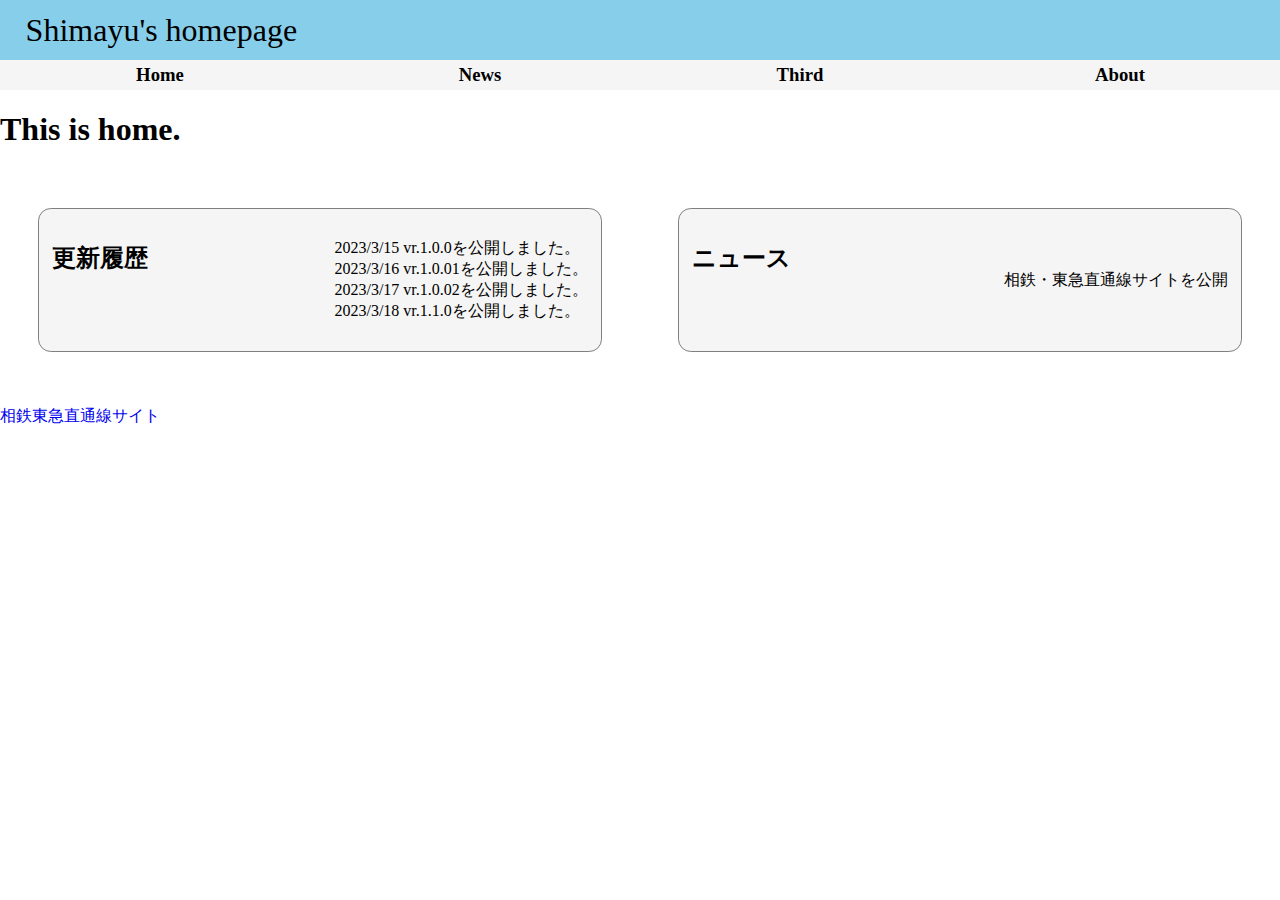
<file: index.html>
<!doctype html>
<html>

<head>
    <meta charset="UTF-8">
    <meta name="viewport" content="width=device-width" />
    <title>Shimayu's homepage</title>
    <link rel="apple-touch-icon" href="icon.PNG">
    <link rel="stylesheet" href="style.css">
    <link rel="stylesheet" href="home.css">
</head>

<body>
    <div class="header">
        <h1 class="text">Shimayu's homepage</h1>
    </div>

    <div class="section1">
        <div>
            <h3 class="horizontal home">Home</h3>
        </div>
        <div>
            <a href="news.html">
                <h3 class="horizontal news">News</h3>
            </a>
        </div>
        <div>
            <a href="third.html">
                <h3 class="horizontal third">Third</h3>
            </a>
        </div>
        <div>
            <a href="about.html">
                <h3 class="horizontal about">About</h3>
            </a>
        </div>
    </div>

    <h1>This is home.</h1>

    <div class="section2">
        <div class="card1">
            <h2 class="title1">
                更新履歴
            </h2>

            <p class="massage1">
                2023/3/15 vr.1.0.0を公開しました。<br>
                2023/3/16 vr.1.0.01を公開しました。<br>
                2023/3/17 vr.1.0.02を公開しました。<br>
                2023/3/18 vr.1.1.0を公開しました。
            </p>
        </div>

        <div class="card2">
            <h2 class="title2">
                ニュース
            </h2>

            <p class="massage2">
                相鉄・東急直通線サイトを公開
            </p>
        </div>
    </div>
    <div class="card3">
        <a href="rink.html">
            <p class="rink">相鉄東急直通線サイト</p>
        </a>
    </div>
</body>

</html>
</file>
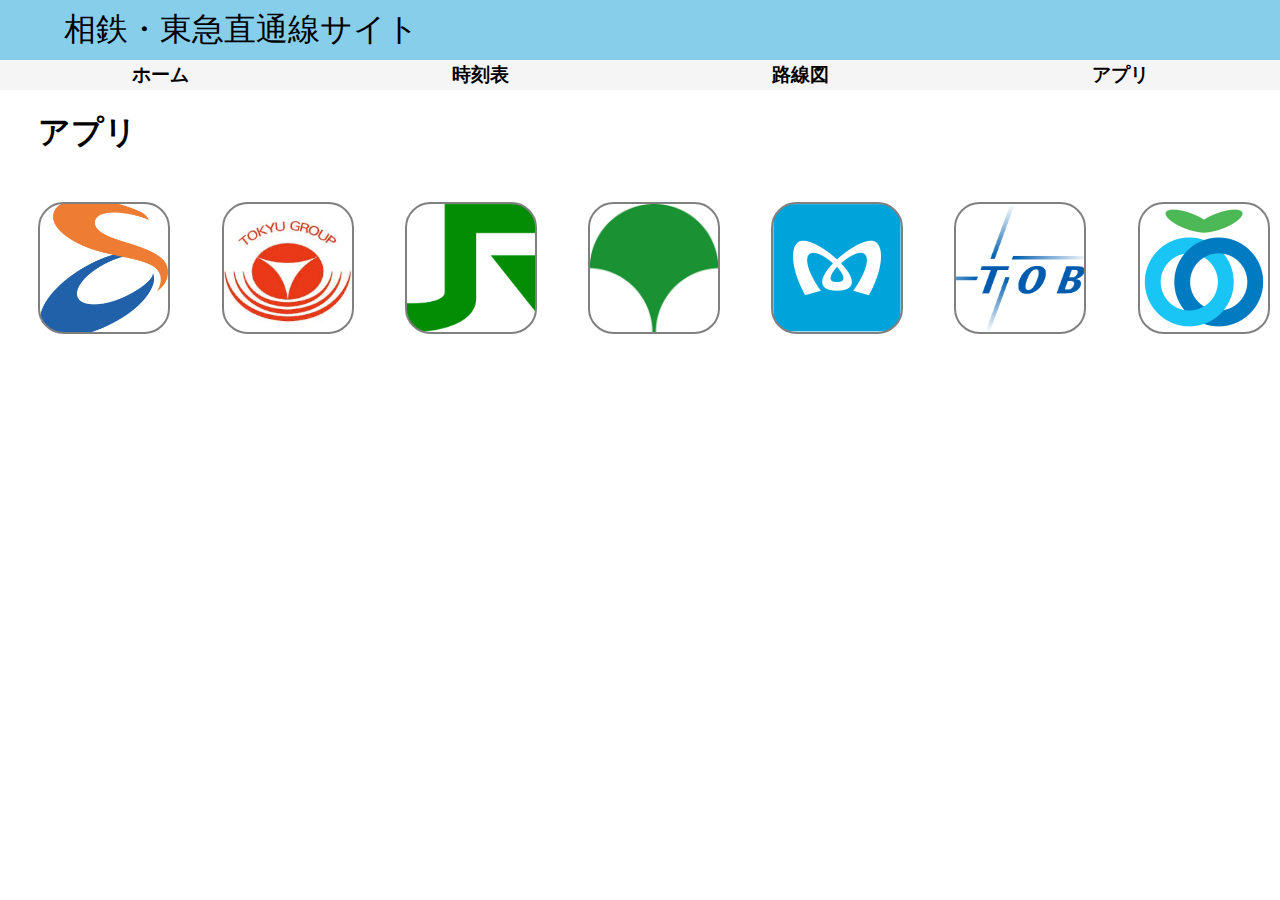
<file: app.html>
<!doctype html>
<html>

<head>
    <meta charset="UTF-8">
    <meta name="viewport" content="width=device-width" />
    <title>相鉄・東急直通線サイト</title>
    <link rel="apple-touch-icon" href="icon.PNG">
    <link rel="stylesheet" href="style.css">
    <link rel="stylesheet" href="app.css">
</head>

<body>
    <div class="header">
        <h1 class="text">相鉄・東急直通線サイト</h1>
    </div>

    <div class="section1">
        <div>
            <a href="rink.html">
            <h3 class="horizontal homes">ホーム</h3>
        </a>
        </div>
        <div>
            <a href="time.html">
                <h3 class="horizontal time">時刻表</h3>
            </a>
        </div>
        <div>
            <a href="map.html">
                <h3 class="horizontal map">路線図</h3>
            </a>
        </div>
        <div>
                <h3 class="horizontal app">アプリ</h3>
        </div>
    </div>

    <h1>アプリ</h1>

    <div class="card3">
        <a href="https://apps.apple.com/jp/app/相鉄線アプリ/id1441274435">
            <p class="new soutetsu"></p>
        </a>
        <a href="https://apps.apple.com/jp/app/dong-ji-xianapuri/id604757991">
            <p class="new tokyu"></p>
        </a>
        <a href="https://apps.apple.com/jp/app/jr東日本アプリ/id820004378">
            <p class="new jreast"></p>
        </a>
        <a href="https://apps.apple.com/jp/app/都営交通アプリ/id1499614655">
            <p class="new tsubway"></p>
        </a>
        <a href="https://apps.apple.com/jp/app/id439646577">
            <p class="new tmetro"></p>
        </a>
        <a href="https://apps.apple.com/jp/app/東武線アプリ/id1346455431">
            <p class="new tobu"></p>
        </a>
        <a href="https://apps.apple.com/jp/app/西武線アプリ-公式-運行情報-列車位置情報-車両情報/id1349149138">
            <p class="new seibu"></p>
        </a>
    </div>
</body>

</html>
</file>
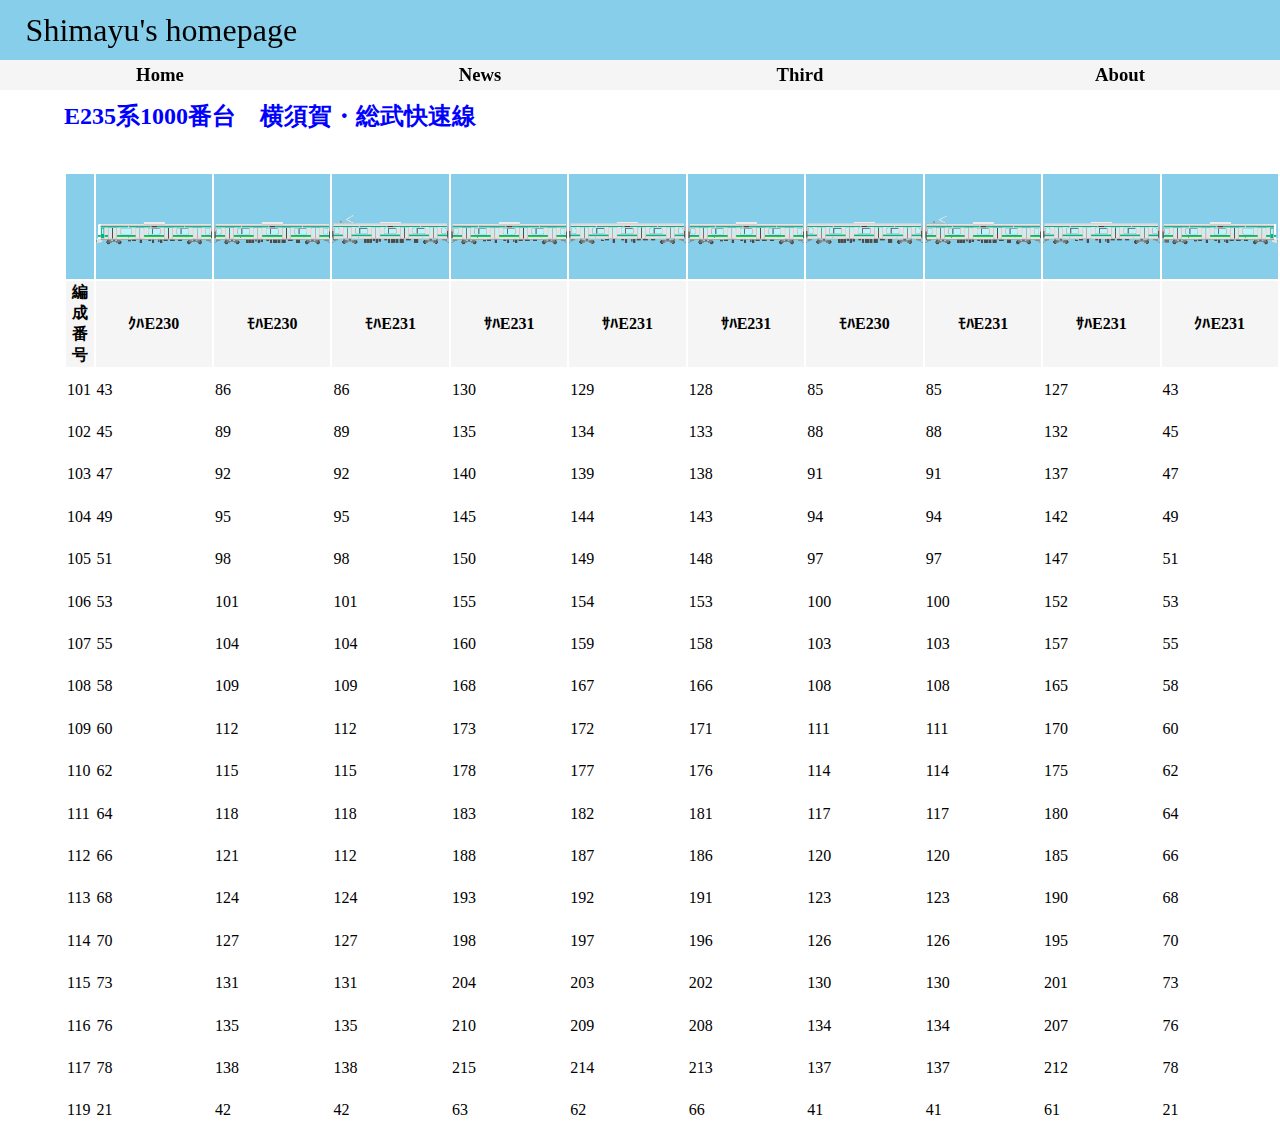
<file: E231_0.html>
<!doctype html>
<html>

<head>
    <meta charset="UTF-8">
    <meta name="viewport" content="width=device-width" />
    <title>Shimayu's homepage</title>
    <link rel="apple-touch-icon" href="icon.PNG">
    <link rel="stylesheet" href="style.css">
    <link rel="stylesheet" href="E231_0.css">
</head>

<body>
    <div class="header">
        <h1 class="text">Shimayu's homepage</h1>
    </div>

    <div class="header-nav-wrapper">
        <div class="header">
            <h1 class="text">Shimayu's homepage</h1>
        </div>
        <div class="section1">
            <div>
                <a href="index.html">
                    <h3 class="horizontal home">Home</h3>
                </a>
            </div>
            <div>
                <a href="news.html">
                    <h3 class="horizontal news">News</h3>
                </a>
            </div>
            <div>
                <a href="third.html">
                    <h3 class="horizontal third">Third</h3>
                </a>
            </div>
            <div>
                <h3 class="horizontal about">About</h3>
            </div>
        </div>
    </div>
    
    <h2 class="Moji1">
        E235系1000番台　横須賀・総武快速線
    </h2>

    <table>
        <thead class="Midashi">
            <tr>
                <th class="picture nu"></th>
                <th class="picture E231_0_1"></th>
                <th class="picture E231_0_2"></th>
                <th class="picture E231_0_3"></th>
                <th class="picture E231_0_4"></th>
                <th class="picture E231_0_4"></th>
                <th class="picture E231_0_4"></th>
                <th class="picture E231_0_2"></th>
                <th class="picture E231_0_3"></th>
                <th class="picture E231_0_4"></th>
                <th class="picture E231_0_5"></th>
            </tr>
            <tr>
                <th class="number nu">編成番号</th>
                <th class="number">ｸﾊE230</th>
                <th class="number">ﾓﾊE230</th>
                <th class="number">ﾓﾊE231</th>
                <th class="number">ｻﾊE231</th>
                <th class="number">ｻﾊE231</th>
                <th class="number">ｻﾊE231</th>
                <th class="number">ﾓﾊE230</th>
                <th class="number">ﾓﾊE231</th>
                <th class="number">ｻﾊE231</th>
                <th class="number">ｸﾊE231</th>
            </tr>

        </thead>
        <tbody>
            <tr>
                <td class="nu">101</td>
                <td>43</td>
                <td>86</td>
                <td>86</td>
                <td>130</td>
                <td>129</td>
                <td>128</td>
                <td>85</td>
                <td>85</td>
                <td>127</td>
                <td>43</td>
            </tr>
            <tr>
                <td class="nu">102</td>
                <td>45</td>
                <td>89</td>
                <td>89</td>
                <td>135</td>
                <td>134</td>
                <td>133</td>
                <td>88</td>
                <td>88</td>
                <td>132</td>
                <td>45</td>
            </tr>
            <tr>
                <td class="nu">103</td>
                <td>47</td>
                <td>92</td>
                <td>92</td>
                <td>140</td>
                <td>139</td>
                <td>138</td>
                <td>91</td>
                <td>91</td>
                <td>137</td>
                <td>47</td>
            </tr>
            <tr>
                <td class="nu">104</td>
                <td>49</td>
                <td>95</td>
                <td>95</td>
                <td>145</td>
                <td>144</td>
                <td>143</td>
                <td>94</td>
                <td>94</td>
                <td>142</td>
                <td>49</td>
            </tr>
            <tr>
                <td class="nu">105</td>
                <td>51</td>
                <td>98</td>
                <td>98</td>
                <td>150</td>
                <td>149</td>
                <td>148</td>
                <td>97</td>
                <td>97</td>
                <td>147</td>
                <td>51</td>
            </tr>
            <tr>
                <td class="nu">106</td>
                <td>53</td>
                <td>101</td>
                <td>101</td>
                <td>155</td>
                <td>154</td>
                <td>153</td>
                <td>100</td>
                <td>100</td>
                <td>152</td>
                <td>53</td>
            </tr>
            <tr>
                <td class="nu">107</td>
                <td>55</td>
                <td>104</td>
                <td>104</td>
                <td>160</td>
                <td>159</td>
                <td>158</td>
                <td>103</td>
                <td>103</td>
                <td>157</td>
                <td>55</td>
            </tr>
            <tr>
                <td class="nu">108</td>
                <td>58</td>
                <td>109</td>
                <td>109</td>
                <td>168</td>
                <td>167</td>
                <td>166</td>
                <td>108</td>
                <td>108</td>
                <td>165</td>
                <td>58</td>
            </tr>
            <tr>
                <td class="nu">109</td>
                <td>60</td>
                <td>112</td>
                <td>112</td>
                <td>173</td>
                <td>172</td>
                <td>171</td>
                <td>111</td>
                <td>111</td>
                <td>170</td>
                <td>60</td>
            </tr>
            <tr>
                <td class="nu">110</td>
                <td>62</td>
                <td>115</td>
                <td>115</td>
                <td>178</td>
                <td>177</td>
                <td>176</td>
                <td>114</td>
                <td>114</td>
                <td>175</td>
                <td>62</td>
            </tr>
            <tr>
                <td class="nu">111</td>
                <td>64</td>
                <td>118</td>
                <td>118</td>
                <td>183</td>
                <td>182</td>
                <td>181</td>
                <td>117</td>
                <td>117</td>
                <td>180</td>
                <td>64</td>
            </tr>
            <tr>
                <td class="nu">112</td>
                <td>66</td>
                <td>121</td>
                <td>112</td>
                <td>188</td>
                <td>187</td>
                <td>186</td>
                <td>120</td>
                <td>120</td>
                <td>185</td>
                <td>66</td>
            </tr>
            <tr>
                <td class="nu">113</td>
                <td>68</td>
                <td>124</td>
                <td>124</td>
                <td>193</td>
                <td>192</td>
                <td>191</td>
                <td>123</td>
                <td>123</td>
                <td>190</td>
                <td>68</td>
            </tr>
            <tr>
                <td class="nu">114</td>
                <td>70</td>
                <td>127</td>
                <td>127</td>
                <td>198</td>
                <td>197</td>
                <td>196</td>
                <td>126</td>
                <td>126</td>
                <td>195</td>
                <td>70</td>
            </tr>
            <tr>
                <td class="nu">115</td>
                <td>73</td>
                <td>131</td>
                <td>131</td>
                <td>204</td>
                <td>203</td>
                <td>202</td>
                <td>130</td>
                <td>130</td>
                <td>201</td>
                <td>73</td>
            </tr>
            <tr>
                <td class="nu">116</td>
                <td>76</td>
                <td>135</td>
                <td>135</td>
                <td>210</td>
                <td>209</td>
                <td>208</td>
                <td>134</td>
                <td>134</td>
                <td>207</td>
                <td>76</td>
            </tr>
            <tr>
                <td class="nu">117</td>
                <td>78</td>
                <td>138</td>
                <td>138</td>
                <td>215</td>
                <td>214</td>
                <td>213</td>
                <td>137</td>
                <td>137</td>
                <td>212</td>
                <td>78</td>
            </tr>
            <tr>
                <td class="nu">119</td>
                <td>21</td>
                <td>42</td>
                <td>42</td>
                <td>63</td>
                <td>62</td>
                <td>66</td>
                <td>41</td>
                <td>41</td>
                <td>61</td>
                <td>21</td>
            </tr>
        </tbody>
    </table>


</body>

</html>
</file>
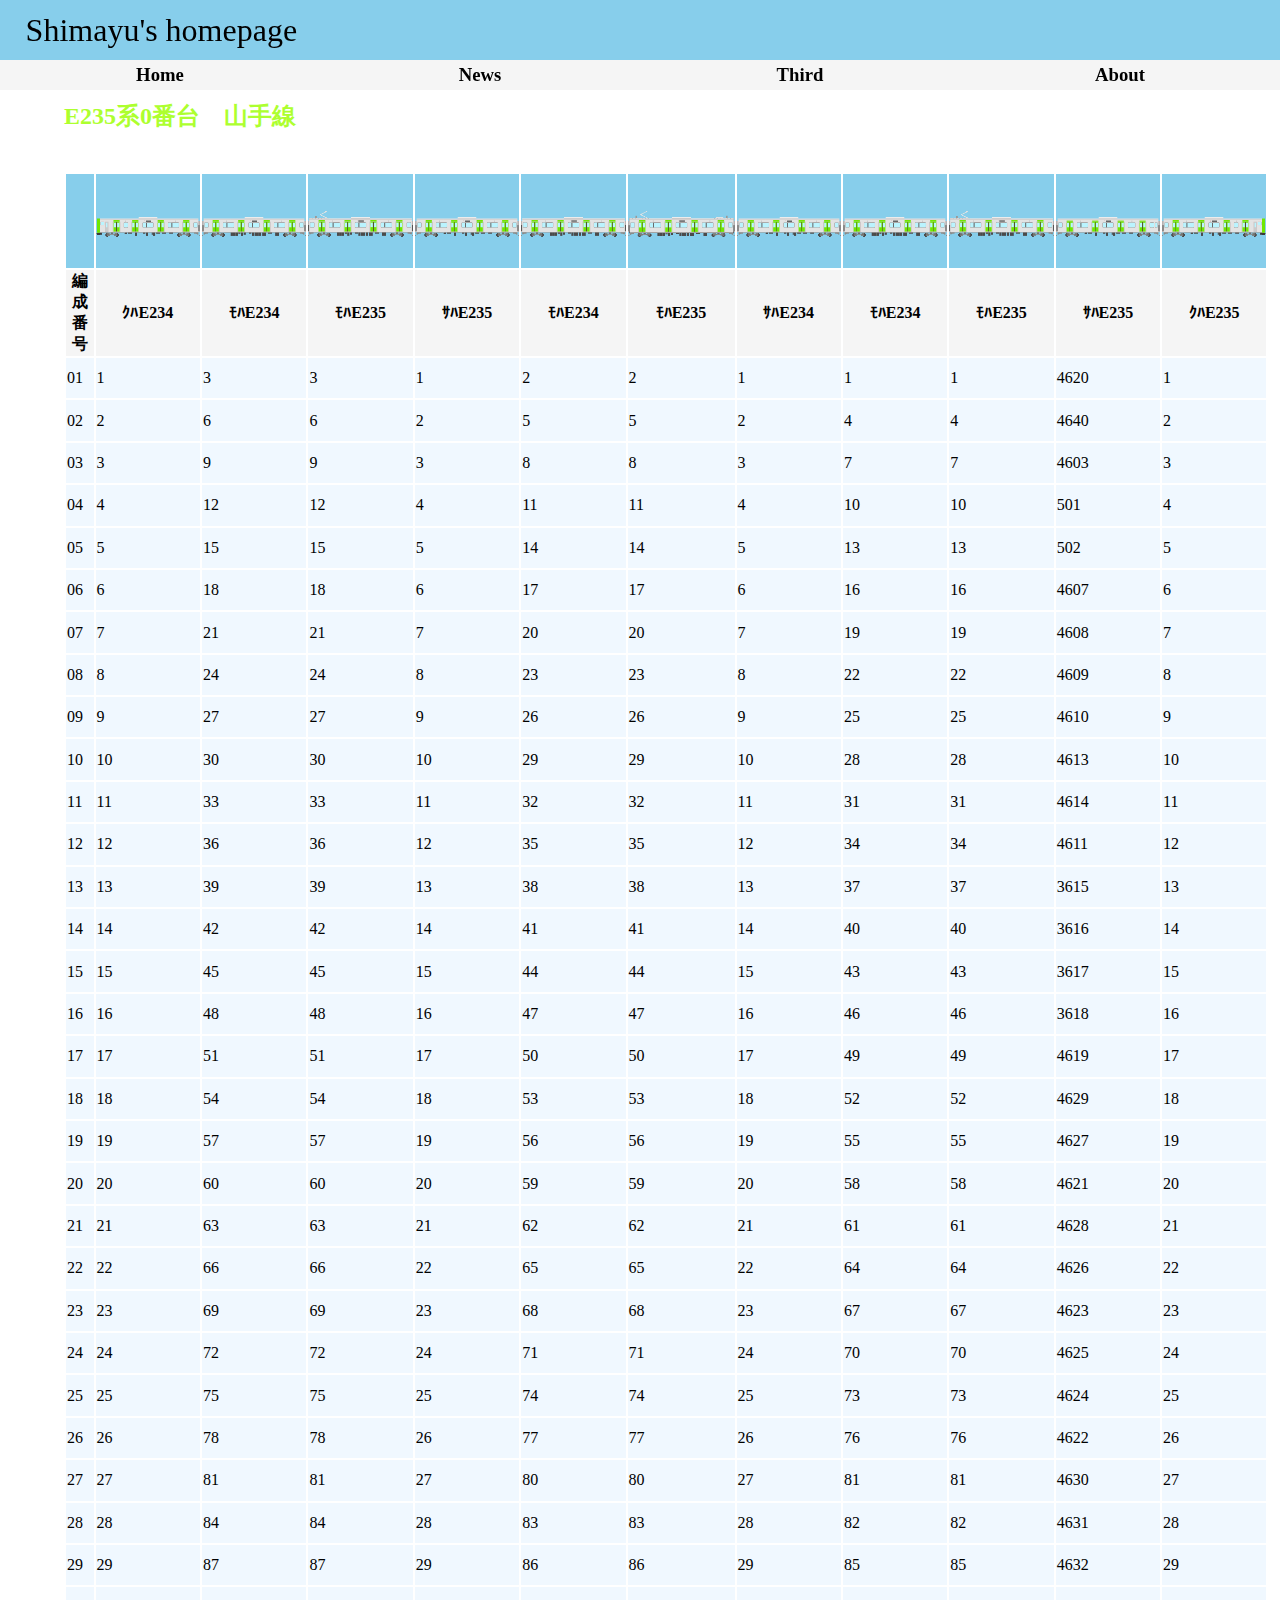
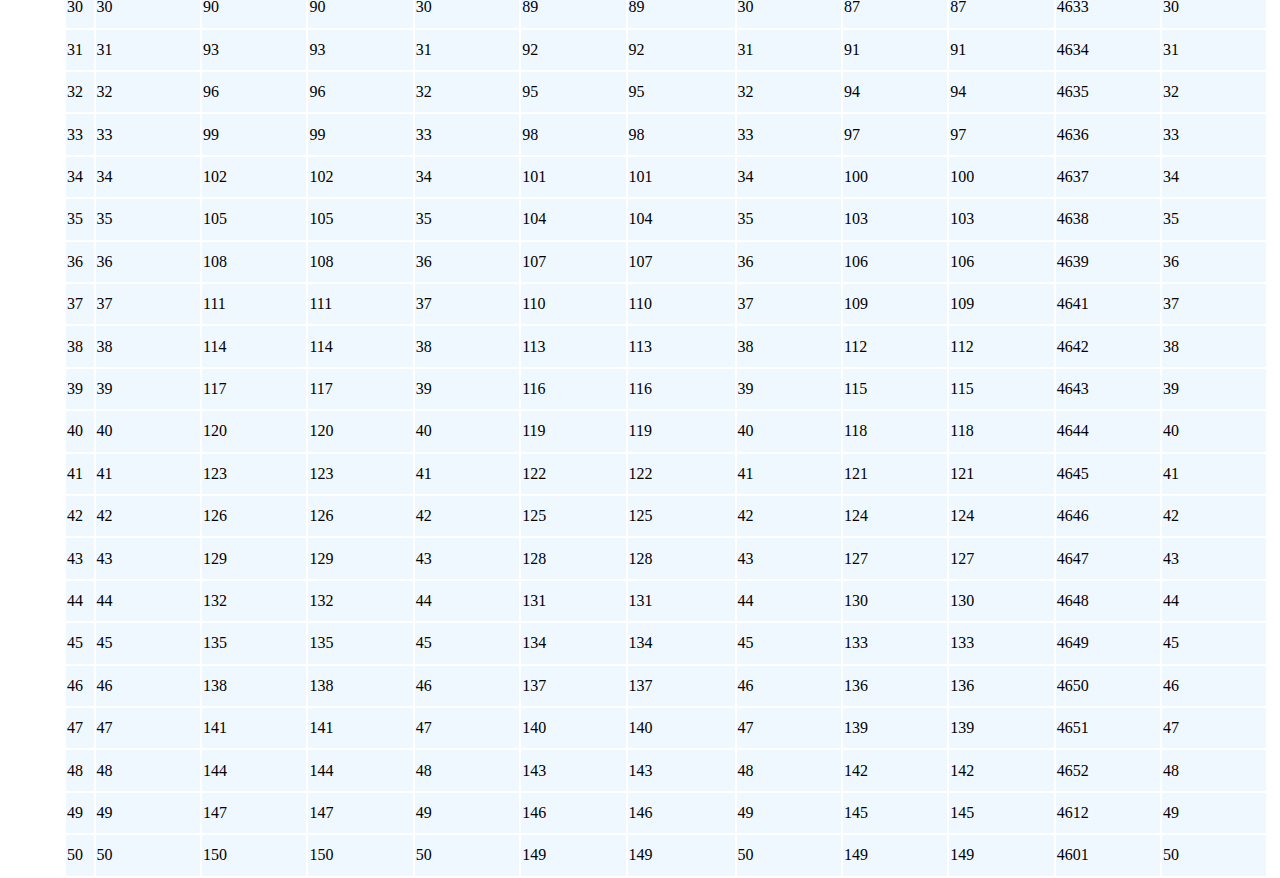
<file: E235_0.html>
<!doctype html>
<html>

<head>
    <meta charset="UTF-8">
    <meta name="viewport" content="width=device-width" />
    <title>Shimayu's homepage</title>
    <link rel="apple-touch-icon" href="icon.PNG">
    <link rel="stylesheet" href="style.css">
    <link rel="stylesheet" href="E235_0.css">
</head>

<body>
    <div class="header">
        <h1 class="text">Shimayu's homepage</h1>
    </div>

    <div class="header-nav-wrapper">
        <div class="header">
            <h1 class="text">Shimayu's homepage</h1>
        </div>
        <div class="section1">
            <div>
                <a href="index.html">
                    <h3 class="horizontal home">Home</h3>
                </a>
            </div>
            <div>
                <a href="news.html">
                    <h3 class="horizontal news">News</h3>
                </a>
            </div>
            <div>
                <a href="third.html">
                    <h3 class="horizontal third">Third</h3>
                </a>
            </div>
            <div>
                <h3 class="horizontal about">About</h3>
            </div>
        </div>
    </div>

    <h2 class="Moji1">
        E235系0番台　山手線
    </h2>

    <table>
        <thead class="Midashi">
            <tr>
                <th class="picture nu"></th>
                <th class="picture E235_0_1"></th>
                <th class="picture E235_0_2"></th>
                <th class="picture E235_0_3"></th>
                <th class="picture E235_0_4"></th>
                <th class="picture E235_0_2"></th>
                <th class="picture E235_0_5"></th>
                <th class="picture E235_0_4"></th>
                <th class="picture E235_0_2"></th>
                <th class="picture E235_0_3"></th>
                <th class="picture E235_0_6"></th>
                <th class="picture E235_0_7"></th>
            </tr>
            <tr>
                <th class="number nu">編成番号</th>
                <th class="number">ｸﾊE234</th>
                <th class="number">ﾓﾊE234</th>
                <th class="number">ﾓﾊE235</th>
                <th class="number">ｻﾊE235</th>
                <th class="number">ﾓﾊE234</th>
                <th class="number">ﾓﾊE235</th>
                <th class="number">ｻﾊE234</th>
                <th class="number">ﾓﾊE234</th>
                <th class="number">ﾓﾊE235</th>
                <th class="number">ｻﾊE235</th>
                <th class="number">ｸﾊE235</th>
            </tr>

        </thead>
        <tbody>
            <tr>
                <td class="nu">01</td>
                <td>1</td>
                <td>3</td>
                <td>3</td>
                <td>1</td>
                <td>2</td>
                <td>2</td>
                <td>1</td>
                <td>1</td>
                <td>1</td>
                <td>4620</td>
                <td>1</td>
            </tr>
            <tr>
                <td class="nu">02</td>
                <td>2</td>
                <td>6</td>
                <td>6</td>
                <td>2</td>
                <td>5</td>
                <td>5</td>
                <td>2</td>
                <td>4</td>
                <td>4</td>
                <td>4640</td>
                <td>2</td>
            </tr>
            <tr>
                <td class="nu">03</td>
                <td>3</td>
                <td>9</td>
                <td>9</td>
                <td>3</td>
                <td>8</td>
                <td>8</td>
                <td>3</td>
                <td>7</td>
                <td>7</td>
                <td>4603</td>
                <td>3</td>
            </tr>
            <tr>
                <td class="nu">04</td>
                <td>4</td>
                <td>12</td>
                <td>12</td>
                <td>4</td>
                <td>11</td>
                <td>11</td>
                <td>4</td>
                <td>10</td>
                <td>10</td>
                <td>501</td>
                <td>4</td>
            </tr>
            <tr>
                <td class="nu">05</td>
                <td>5</td>
                <td>15</td>
                <td>15</td>
                <td>5</td>
                <td>14</td>
                <td>14</td>
                <td>5</td>
                <td>13</td>
                <td>13</td>
                <td>502</td>
                <td>5</td>
            </tr>
            <tr>
                <td class="nu">06</td>
                <td>6</td>
                <td>18</td>
                <td>18</td>
                <td>6</td>
                <td>17</td>
                <td>17</td>
                <td>6</td>
                <td>16</td>
                <td>16</td>
                <td>4607</td>
                <td>6</td>
            </tr>
            <tr>
                <td class="nu">07</td>
                <td>7</td>
                <td>21</td>
                <td>21</td>
                <td>7</td>
                <td>20</td>
                <td>20</td>
                <td>7</td>
                <td>19</td>
                <td>19</td>
                <td>4608</td>
                <td>7</td>
            </tr>
            <tr>
                <td class="nu">08</td>
                <td>8</td>
                <td>24</td>
                <td>24</td>
                <td>8</td>
                <td>23</td>
                <td>23</td>
                <td>8</td>
                <td>22</td>
                <td>22</td>
                <td>4609</td>
                <td>8</td>
            </tr>
            <tr>
                <td class="nu">09</td>
                <td>9</td>
                <td>27</td>
                <td>27</td>
                <td>9</td>
                <td>26</td>
                <td>26</td>
                <td>9</td>
                <td>25</td>
                <td>25</td>
                <td>4610</td>
                <td>9</td>
            </tr>
            <tr>
                <td class="nu">10</td>
                <td>10</td>
                <td>30</td>
                <td>30</td>
                <td>10</td>
                <td>29</td>
                <td>29</td>
                <td>10</td>
                <td>28</td>
                <td>28</td>
                <td>4613</td>
                <td>10</td>
            </tr>
            <tr>
                <td class="nu">11</td>
                <td>11</td>
                <td>33</td>
                <td>33</td>
                <td>11</td>
                <td>32</td>
                <td>32</td>
                <td>11</td>
                <td>31</td>
                <td>31</td>
                <td>4614</td>
                <td>11</td>
            </tr>
            <tr>
                <td class="nu">12</td>
                <td>12</td>
                <td>36</td>
                <td>36</td>
                <td>12</td>
                <td>35</td>
                <td>35</td>
                <td>12</td>
                <td>34</td>
                <td>34</td>
                <td>4611</td>
                <td>12</td>
            </tr>
            <tr>
                <td class="nu">13</td>
                <td>13</td>
                <td>39</td>
                <td>39</td>
                <td>13</td>
                <td>38</td>
                <td>38</td>
                <td>13</td>
                <td>37</td>
                <td>37</td>
                <td>3615</td>
                <td>13</td>
            </tr>
            <tr>
                <td class="nu">14</td>
                <td>14</td>
                <td>42</td>
                <td>42</td>
                <td>14</td>
                <td>41</td>
                <td>41</td>
                <td>14</td>
                <td>40</td>
                <td>40</td>
                <td>3616</td>
                <td>14</td>
            </tr>
            <tr>
                <td class="nu">15</td>
                <td>15</td>
                <td>45</td>
                <td>45</td>
                <td>15</td>
                <td>44</td>
                <td>44</td>
                <td>15</td>
                <td>43</td>
                <td>43</td>
                <td>3617</td>
                <td>15</td>
            </tr>
            <tr>
                <td class="nu">16</td>
                <td>16</td>
                <td>48</td>
                <td>48</td>
                <td>16</td>
                <td>47</td>
                <td>47</td>
                <td>16</td>
                <td>46</td>
                <td>46</td>
                <td>3618</td>
                <td>16</td>
            </tr>
            <tr>
                <td class="nu">17</td>
                <td>17</td>
                <td>51</td>
                <td>51</td>
                <td>17</td>
                <td>50</td>
                <td>50</td>
                <td>17</td>
                <td>49</td>
                <td>49</td>
                <td>4619</td>
                <td>17</td>
            </tr>
            <tr>
                <td class="nu">18</td>
                <td>18</td>
                <td>54</td>
                <td>54</td>
                <td>18</td>
                <td>53</td>
                <td>53</td>
                <td>18</td>
                <td>52</td>
                <td>52</td>
                <td>4629</td>
                <td>18</td>
            </tr>
            <tr>
                <td class="nu">19</td>
                <td>19</td>
                <td>57</td>
                <td>57</td>
                <td>19</td>
                <td>56</td>
                <td>56</td>
                <td>19</td>
                <td>55</td>
                <td>55</td>
                <td>4627</td>
                <td>19</td>
            </tr>
            <tr>
                <td class="nu">20</td>
                <td>20</td>
                <td>60</td>
                <td>60</td>
                <td>20</td>
                <td>59</td>
                <td>59</td>
                <td>20</td>
                <td>58</td>
                <td>58</td>
                <td>4621</td>
                <td>20</td>
            </tr>
            <tr>
                <td class="nu">21</td>
                <td>21</td>
                <td>63</td>
                <td>63</td>
                <td>21</td>
                <td>62</td>
                <td>62</td>
                <td>21</td>
                <td>61</td>
                <td>61</td>
                <td>4628</td>
                <td>21</td>
            </tr>
            <tr>
                <td class="nu">22</td>
                <td>22</td>
                <td>66</td>
                <td>66</td>
                <td>22</td>
                <td>65</td>
                <td>65</td>
                <td>22</td>
                <td>64</td>
                <td>64</td>
                <td>4626</td>
                <td>22</td>
            </tr>
            <tr>
                <td class="nu">23</td>
                <td>23</td>
                <td>69</td>
                <td>69</td>
                <td>23</td>
                <td>68</td>
                <td>68</td>
                <td>23</td>
                <td>67</td>
                <td>67</td>
                <td>4623</td>
                <td>23</td>
            </tr>
            <tr>
                <td class="nu">24</td>
                <td>24</td>
                <td>72</td>
                <td>72</td>
                <td>24</td>
                <td>71</td>
                <td>71</td>
                <td>24</td>
                <td>70</td>
                <td>70</td>
                <td>4625</td>
                <td>24</td>
            </tr>
            <tr>
                <td class="nu">25</td>
                <td>25</td>
                <td>75</td>
                <td>75</td>
                <td>25</td>
                <td>74</td>
                <td>74</td>
                <td>25</td>
                <td>73</td>
                <td>73</td>
                <td>4624</td>
                <td>25</td>
            </tr>
            <tr>
                <td class="nu">26</td>
                <td>26</td>
                <td>78</td>
                <td>78</td>
                <td>26</td>
                <td>77</td>
                <td>77</td>
                <td>26</td>
                <td>76</td>
                <td>76</td>
                <td>4622</td>
                <td>26</td>
            </tr>
            <tr>
                <td class="nu">27</td>
                <td>27</td>
                <td>81</td>
                <td>81</td>
                <td>27</td>
                <td>80</td>
                <td>80</td>
                <td>27</td>
                <td>81</td>
                <td>81</td>
                <td>4630</td>
                <td>27</td>
            </tr>
            <tr>
                <td class="nu">28</td>
                <td>28</td>
                <td>84</td>
                <td>84</td>
                <td>28</td>
                <td>83</td>
                <td>83</td>
                <td>28</td>
                <td>82</td>
                <td>82</td>
                <td>4631</td>
                <td>28</td>
            </tr>
            <tr>
                <td class="nu">29</td>
                <td>29</td>
                <td>87</td>
                <td>87</td>
                <td>29</td>
                <td>86</td>
                <td>86</td>
                <td>29</td>
                <td>85</td>
                <td>85</td>
                <td>4632</td>
                <td>29</td>
            </tr>
            <tr>
                <td class="nu">30</td>
                <td>30</td>
                <td>90</td>
                <td>90</td>
                <td>30</td>
                <td>89</td>
                <td>89</td>
                <td>30</td>
                <td>87</td>
                <td>87</td>
                <td>4633</td>
                <td>30</td>
            </tr>
            <tr>
                <td class="nu">31</td>
                <td>31</td>
                <td>93</td>
                <td>93</td>
                <td>31</td>
                <td>92</td>
                <td>92</td>
                <td>31</td>
                <td>91</td>
                <td>91</td>
                <td>4634</td>
                <td>31</td>
            </tr>
            <tr>
                <td class="nu">32</td>
                <td>32</td>
                <td>96</td>
                <td>96</td>
                <td>32</td>
                <td>95</td>
                <td>95</td>
                <td>32</td>
                <td>94</td>
                <td>94</td>
                <td>4635</td>
                <td>32</td>
            </tr>
            <tr>
                <td class="nu">33</td>
                <td>33</td>
                <td>99</td>
                <td>99</td>
                <td>33</td>
                <td>98</td>
                <td>98</td>
                <td>33</td>
                <td>97</td>
                <td>97</td>
                <td>4636</td>
                <td>33</td>
            </tr>
            <tr>
                <td class="nu">34</td>
                <td>34</td>
                <td>102</td>
                <td>102</td>
                <td>34</td>
                <td>101</td>
                <td>101</td>
                <td>34</td>
                <td>100</td>
                <td>100</td>
                <td>4637</td>
                <td>34</td>
            </tr>
            <tr>
                <td class="nu">35</td>
                <td>35</td>
                <td>105</td>
                <td>105</td>
                <td>35</td>
                <td>104</td>
                <td>104</td>
                <td>35</td>
                <td>103</td>
                <td>103</td>
                <td>4638</td>
                <td>35</td>
            </tr>
            <tr>
                <td class="nu">36</td>
                <td>36</td>
                <td>108</td>
                <td>108</td>
                <td>36</td>
                <td>107</td>
                <td>107</td>
                <td>36</td>
                <td>106</td>
                <td>106</td>
                <td>4639</td>
                <td>36</td>
            </tr>
            <tr>
                <td class="nu">37</td>
                <td>37</td>
                <td>111</td>
                <td>111</td>
                <td>37</td>
                <td>110</td>
                <td>110</td>
                <td>37</td>
                <td>109</td>
                <td>109</td>
                <td>4641</td>
                <td>37</td>
            </tr>
            <tr>
                <td class="nu">38</td>
                <td>38</td>
                <td>114</td>
                <td>114</td>
                <td>38</td>
                <td>113</td>
                <td>113</td>
                <td>38</td>
                <td>112</td>
                <td>112</td>
                <td>4642</td>
                <td>38</td>
            </tr>
            <tr>
                <td class="nu">39</td>
                <td>39</td>
                <td>117</td>
                <td>117</td>
                <td>39</td>
                <td>116</td>
                <td>116</td>
                <td>39</td>
                <td>115</td>
                <td>115</td>
                <td>4643</td>
                <td>39</td>
            </tr>
            <tr>
                <td class="nu">40</td>
                <td>40</td>
                <td>120</td>
                <td>120</td>
                <td>40</td>
                <td>119</td>
                <td>119</td>
                <td>40</td>
                <td>118</td>
                <td>118</td>
                <td>4644</td>
                <td>40</td>
            </tr>
            <tr>
                <td class="nu">41</td>
                <td>41</td>
                <td>123</td>
                <td>123</td>
                <td>41</td>
                <td>122</td>
                <td>122</td>
                <td>41</td>
                <td>121</td>
                <td>121</td>
                <td>4645</td>
                <td>41</td>
            </tr>
            <tr>
                <td class="nu">42</td>
                <td>42</td>
                <td>126</td>
                <td>126</td>
                <td>42</td>
                <td>125</td>
                <td>125</td>
                <td>42</td>
                <td>124</td>
                <td>124</td>
                <td>4646</td>
                <td>42</td>
            </tr>
            <tr>
                <td class="nu">43</td>
                <td>43</td>
                <td>129</td>
                <td>129</td>
                <td>43</td>
                <td>128</td>
                <td>128</td>
                <td>43</td>
                <td>127</td>
                <td>127</td>
                <td>4647</td>
                <td>43</td>
            </tr>
            <tr>
                <td class="nu">44</td>
                <td>44</td>
                <td>132</td>
                <td>132</td>
                <td>44</td>
                <td>131</td>
                <td>131</td>
                <td>44</td>
                <td>130</td>
                <td>130</td>
                <td>4648</td>
                <td>44</td>
            </tr>
            <tr>
                <td class="nu">45</td>
                <td>45</td>
                <td>135</td>
                <td>135</td>
                <td>45</td>
                <td>134</td>
                <td>134</td>
                <td>45</td>
                <td>133</td>
                <td>133</td>
                <td>4649</td>
                <td>45</td>
            </tr>
            <tr>
                <td class="nu">46</td>
                <td>46</td>
                <td>138</td>
                <td>138</td>
                <td>46</td>
                <td>137</td>
                <td>137</td>
                <td>46</td>
                <td>136</td>
                <td>136</td>
                <td>4650</td>
                <td>46</td>
            </tr>
            <tr>
                <td class="nu">47</td>
                <td>47</td>
                <td>141</td>
                <td>141</td>
                <td>47</td>
                <td>140</td>
                <td>140</td>
                <td>47</td>
                <td>139</td>
                <td>139</td>
                <td>4651</td>
                <td>47</td>
            </tr>
            <tr>
                <td class="nu">48</td>
                <td>48</td>
                <td>144</td>
                <td>144</td>
                <td>48</td>
                <td>143</td>
                <td>143</td>
                <td>48</td>
                <td>142</td>
                <td>142</td>
                <td>4652</td>
                <td>48</td>
            </tr>
            <tr>
                <td class="nu">49</td>
                <td>49</td>
                <td>147</td>
                <td>147</td>
                <td>49</td>
                <td>146</td>
                <td>146</td>
                <td>49</td>
                <td>145</td>
                <td>145</td>
                <td>4612</td>
                <td>49</td>
            </tr>
            <tr>
                <td class="nu">50</td>
                <td>50</td>
                <td>150</td>
                <td>150</td>
                <td>50</td>
                <td>149</td>
                <td>149</td>
                <td>50</td>
                <td>149</td>
                <td>149</td>
                <td>4601</td>
                <td>50</td>
            </tr>
        </tbody>
    </table>


</body>

</html>
</file>
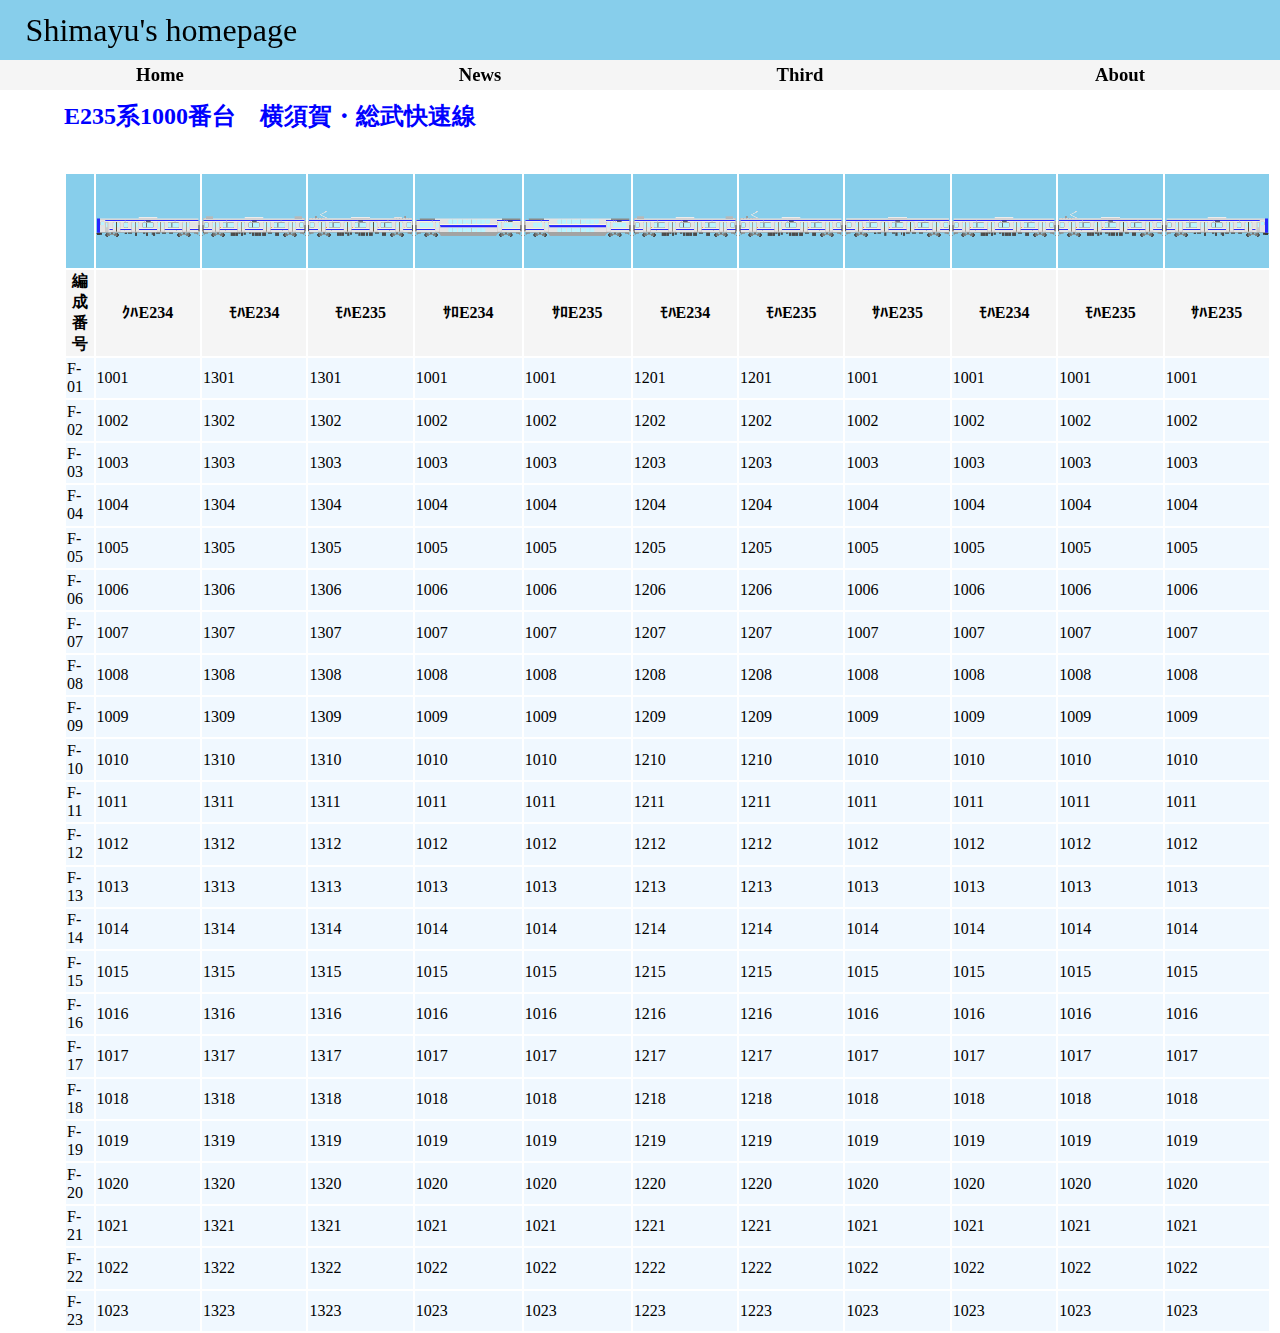
<file: E235_1000.html>
<!doctype html>
<html>

<head>
    <meta charset="UTF-8">
    <meta name="viewport" content="width=device-width" />
    <title>Shimayu's homepage</title>
    <link rel="apple-touch-icon" href="icon.PNG">
    <link rel="stylesheet" href="style.css">
    <link rel="stylesheet" href="E235_1000.css">
</head>

<body>
    <div class="header">
        <h1 class="text">Shimayu's homepage</h1>
    </div>

    <div class="header-nav-wrapper">
        <div class="header">
            <h1 class="text">Shimayu's homepage</h1>
        </div>
        <div class="section1">
            <div>
                <a href="index.html">
                    <h3 class="horizontal home">Home</h3>
                </a>
            </div>
            <div>
                <a href="news.html">
                    <h3 class="horizontal news">News</h3>
                </a>
            </div>
            <div>
                <a href="third.html">
                    <h3 class="horizontal third">Third</h3>
                </a>
            </div>
            <div>
                <h3 class="horizontal about">About</h3>
            </div>
        </div>
    </div>

    <h2 class="Moji1">
        E235系1000番台　横須賀・総武快速線
    </h2>

    <table>
        <thead class="Midashi">
            <tr>
                <th class="picture nu"></th>
                <th class="picture E235_1000_9"></th>
                <th class="picture E235_1000_8"></th>
                <th class="picture E235_1000_2"></th>
                <th class="picture E235_1000_4"></th>
                <th class="picture E235_1000_5"></th>
                <th class="picture E235_1000_8"></th>
                <th class="picture E235_1000_7"></th>
                <th class="picture E235_1000_6"></th>
                <th class="picture E235_1000_1"></th>
                <th class="picture E235_1000_7"></th>
                <th class="picture E235_1000_3"></th>
            </tr>
            <tr>
                <th class="number nu">編成番号</th>
                <th class="number">ｸﾊE234</th>
                <th class="number">ﾓﾊE234</th>
                <th class="number">ﾓﾊE235</th>
                <th class="number">ｻﾛE234</th>
                <th class="number">ｻﾛE235</th>
                <th class="number">ﾓﾊE234</th>
                <th class="number">ﾓﾊE235</th>
                <th class="number">ｻﾊE235</th>
                <th class="number">ﾓﾊE234</th>
                <th class="number">ﾓﾊE235</th>
                <th class="number">ｻﾊE235</th>
            </tr>

        </thead>
        <tbody>
            <tr>
                <td class="nu">F-01</td>
                <td>1001</td>
                <td>1301</td>
                <td>1301</td>
                <td>1001</td>
                <td>1001</td>
                <td>1201</td>
                <td>1201</td>
                <td>1001</td>
                <td>1001</td>
                <td>1001</td>
                <td>1001</td>
            </tr>
            <tr>
                <td class="nu">F-02</td>
                <td>1002</td>
                <td>1302</td>
                <td>1302</td>
                <td>1002</td>
                <td>1002</td>
                <td>1202</td>
                <td>1202</td>
                <td>1002</td>
                <td>1002</td>
                <td>1002</td>
                <td>1002</td>
            </tr>
            <tr>
                <td class="nu">F-03</td>
                <td>1003</td>
                <td>1303</td>
                <td>1303</td>
                <td>1003</td>
                <td>1003</td>
                <td>1203</td>
                <td>1203</td>
                <td>1003</td>
                <td>1003</td>
                <td>1003</td>
                <td>1003</td>
            </tr>
            <tr>
                <td class="nu">F-04</td>
                <td>1004</td>
                <td>1304</td>
                <td>1304</td>
                <td>1004</td>
                <td>1004</td>
                <td>1204</td>
                <td>1204</td>
                <td>1004</td>
                <td>1004</td>
                <td>1004</td>
                <td>1004</td>
            </tr>
            <tr>
                <td class="nu">F-05</td>
                <td>1005</td>
                <td>1305</td>
                <td>1305</td>
                <td>1005</td>
                <td>1005</td>
                <td>1205</td>
                <td>1205</td>
                <td>1005</td>
                <td>1005</td>
                <td>1005</td>
                <td>1005</td>
            </tr>
            <tr>
                <td class="nu">F-06</td>
                <td>1006</td>
                <td>1306</td>
                <td>1306</td>
                <td>1006</td>
                <td>1006</td>
                <td>1206</td>
                <td>1206</td>
                <td>1006</td>
                <td>1006</td>
                <td>1006</td>
                <td>1006</td>
            </tr>
            <tr>
                <td class="nu">F-07</td>
                <td>1007</td>
                <td>1307</td>
                <td>1307</td>
                <td>1007</td>
                <td>1007</td>
                <td>1207</td>
                <td>1207</td>
                <td>1007</td>
                <td>1007</td>
                <td>1007</td>
                <td>1007</td>
            </tr>
            <tr>
                <td class="nu">F-08</td>
                <td>1008</td>
                <td>1308</td>
                <td>1308</td>
                <td>1008</td>
                <td>1008</td>
                <td>1208</td>
                <td>1208</td>
                <td>1008</td>
                <td>1008</td>
                <td>1008</td>
                <td>1008</td>
            </tr>
            <tr>
                <td class="nu">F-09</td>
                <td>1009</td>
                <td>1309</td>
                <td>1309</td>
                <td>1009</td>
                <td>1009</td>
                <td>1209</td>
                <td>1209</td>
                <td>1009</td>
                <td>1009</td>
                <td>1009</td>
                <td>1009</td>
            </tr>
            <tr>
                <td class="nu">F-10</td>
                <td>1010</td>
                <td>1310</td>
                <td>1310</td>
                <td>1010</td>
                <td>1010</td>
                <td>1210</td>
                <td>1210</td>
                <td>1010</td>
                <td>1010</td>
                <td>1010</td>
                <td>1010</td>
            </tr>
            <tr>
                <td class="nu">F-11</td>
                <td>1011</td>
                <td>1311</td>
                <td>1311</td>
                <td>1011</td>
                <td>1011</td>
                <td>1211</td>
                <td>1211</td>
                <td>1011</td>
                <td>1011</td>
                <td>1011</td>
                <td>1011</td>
            </tr>
            <tr>
                <td class="nu">F-12</td>
                <td>1012</td>
                <td>1312</td>
                <td>1312</td>
                <td>1012</td>
                <td>1012</td>
                <td>1212</td>
                <td>1212</td>
                <td>1012</td>
                <td>1012</td>
                <td>1012</td>
                <td>1012</td>
            </tr>
            <tr>
                <td class="nu">F-13</td>
                <td>1013</td>
                <td>1313</td>
                <td>1313</td>
                <td>1013</td>
                <td>1013</td>
                <td>1213</td>
                <td>1213</td>
                <td>1013</td>
                <td>1013</td>
                <td>1013</td>
                <td>1013</td>
            </tr>
            <tr>
                <td class="nu">F-14</td>
                <td>1014</td>
                <td>1314</td>
                <td>1314</td>
                <td>1014</td>
                <td>1014</td>
                <td>1214</td>
                <td>1214</td>
                <td>1014</td>
                <td>1014</td>
                <td>1014</td>
                <td>1014</td>
            </tr>
            <tr>
                <td class="nu">F-15</td>
                <td>1015</td>
                <td>1315</td>
                <td>1315</td>
                <td>1015</td>
                <td>1015</td>
                <td>1215</td>
                <td>1215</td>
                <td>1015</td>
                <td>1015</td>
                <td>1015</td>
                <td>1015</td>
            </tr>
            <tr>
                <td class="nu">F-16</td>
                <td>1016</td>
                <td>1316</td>
                <td>1316</td>
                <td>1016</td>
                <td>1016</td>
                <td>1216</td>
                <td>1216</td>
                <td>1016</td>
                <td>1016</td>
                <td>1016</td>
                <td>1016</td>
            </tr>
            <tr>
                <td class="nu">F-17</td>
                <td>1017</td>
                <td>1317</td>
                <td>1317</td>
                <td>1017</td>
                <td>1017</td>
                <td>1217</td>
                <td>1217</td>
                <td>1017</td>
                <td>1017</td>
                <td>1017</td>
                <td>1017</td>
            </tr>
            <tr>
                <td class="nu">F-18</td>
                <td>1018</td>
                <td>1318</td>
                <td>1318</td>
                <td>1018</td>
                <td>1018</td>
                <td>1218</td>
                <td>1218</td>
                <td>1018</td>
                <td>1018</td>
                <td>1018</td>
                <td>1018</td>
            </tr>
            <tr>
                <td class="nu">F-19</td>
                <td>1019</td>
                <td>1319</td>
                <td>1319</td>
                <td>1019</td>
                <td>1019</td>
                <td>1219</td>
                <td>1219</td>
                <td>1019</td>
                <td>1019</td>
                <td>1019</td>
                <td>1019</td>
            </tr>
            <tr>
                <td class="nu">F-20</td>
                <td>1020</td>
                <td>1320</td>
                <td>1320</td>
                <td>1020</td>
                <td>1020</td>
                <td>1220</td>
                <td>1220</td>
                <td>1020</td>
                <td>1020</td>
                <td>1020</td>
                <td>1020</td>
            </tr>
            <tr>
                <td class="nu">F-21</td>
                <td>1021</td>
                <td>1321</td>
                <td>1321</td>
                <td>1021</td>
                <td>1021</td>
                <td>1221</td>
                <td>1221</td>
                <td>1021</td>
                <td>1021</td>
                <td>1021</td>
                <td>1021</td>
            </tr>
            <tr>
                <td class="nu"><F-2></F-2>F-22</td>
                <td>1022</td>
                <td>1322</td>
                <td>1322</td>
                <td>1022</td>
                <td>1022</td>
                <td>1222</td>
                <td>1222</td>
                <td>1022</td>
                <td>1022</td>
                <td>1022</td>
                <td>1022</td>
            </tr>
            <tr>
                <td class="nu">F-23</td>
                <td>1023</td>
                <td>1323</td>
                <td>1323</td>
                <td>1023</td>
                <td>1023</td>
                <td>1223</td>
                <td>1223</td>
                <td>1023</td>
                <td>1023</td>
                <td>1023</td>
                <td>1023</td>
            </tr>
        </tbody>
    </table>


</body>

</html>
</file>
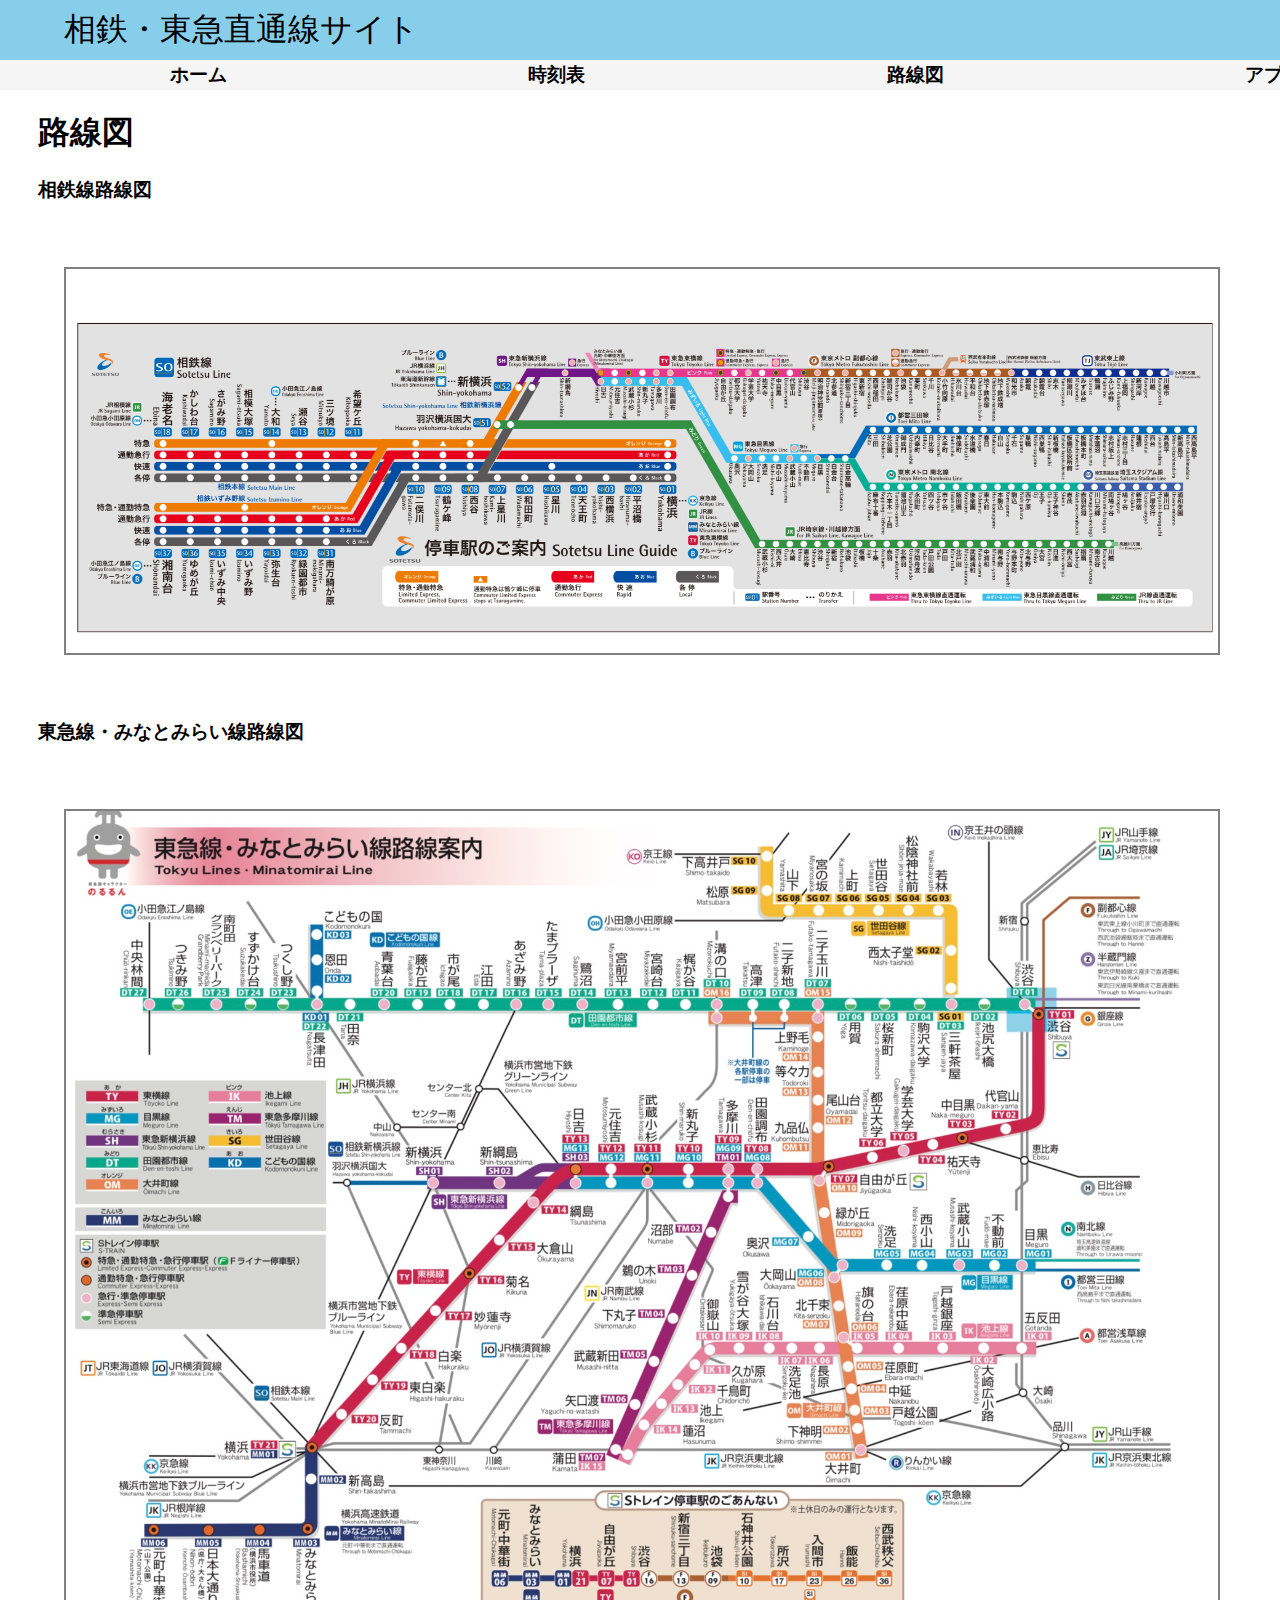
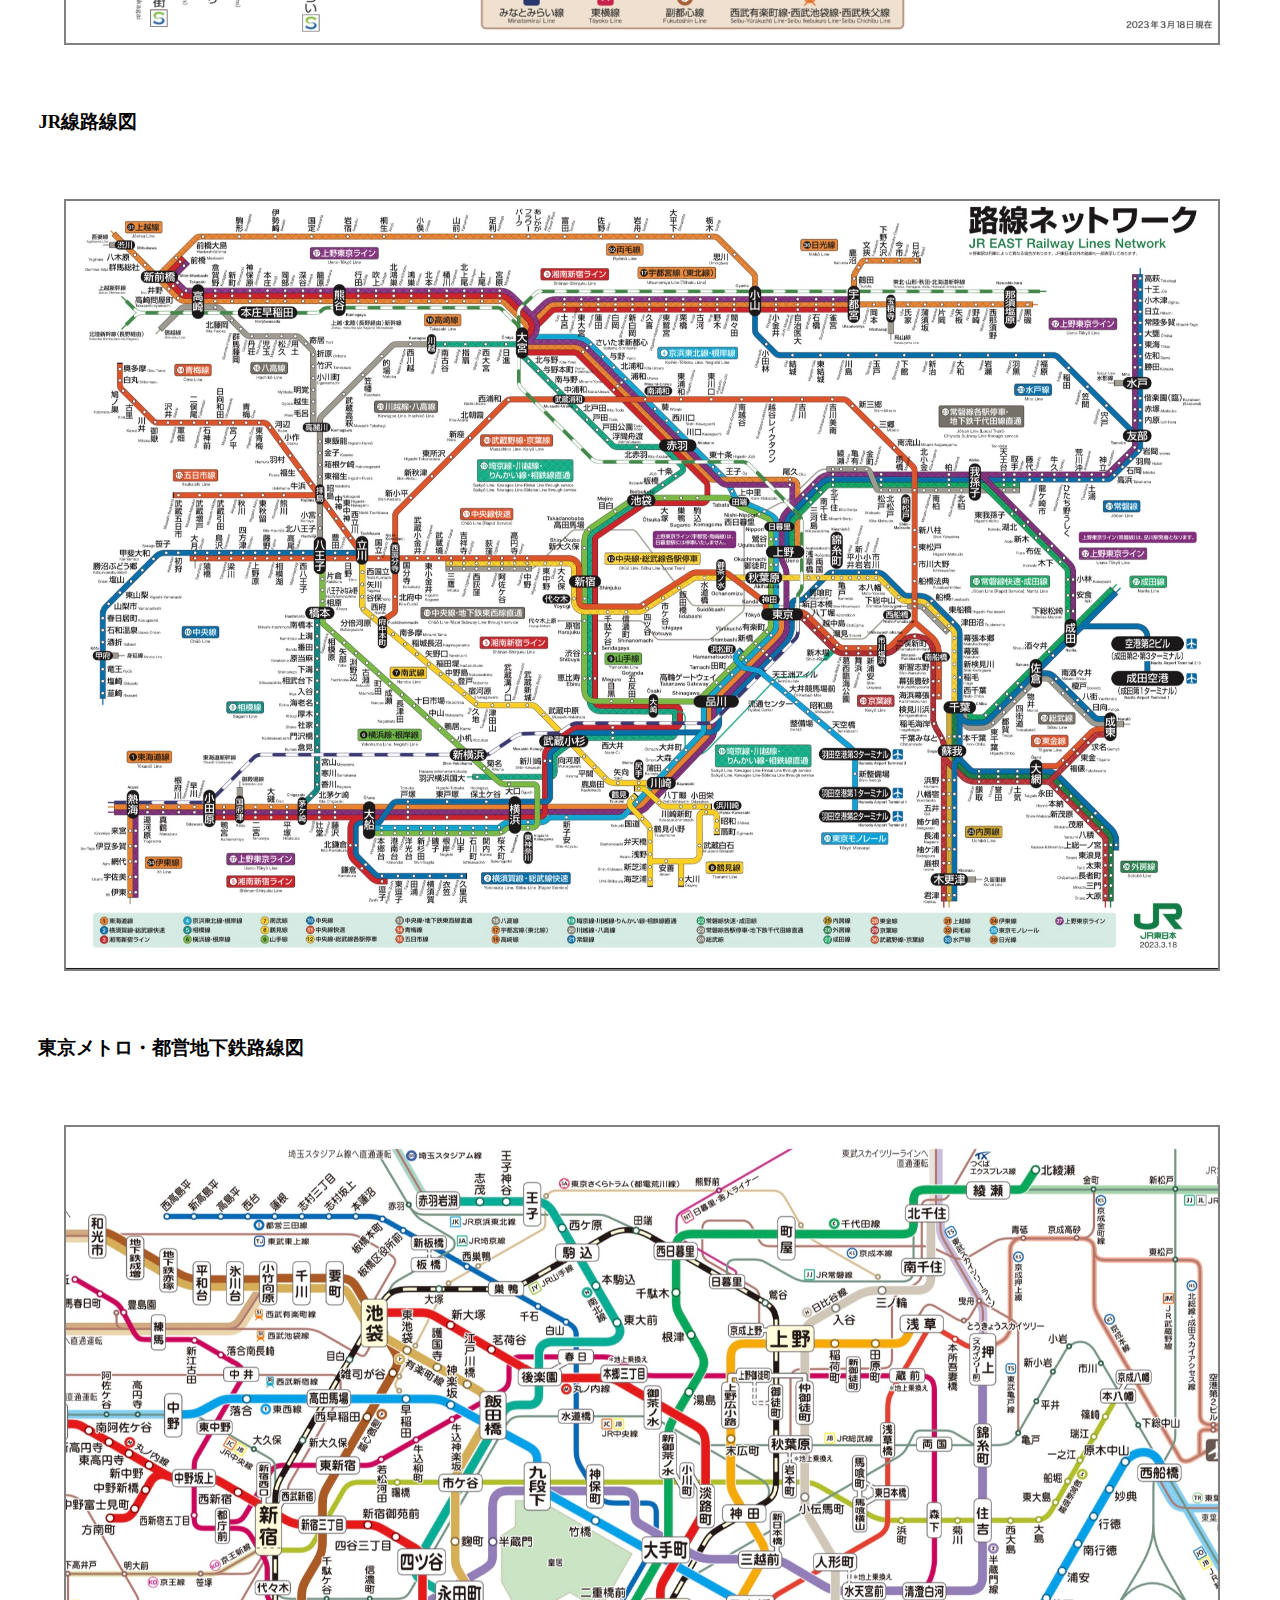
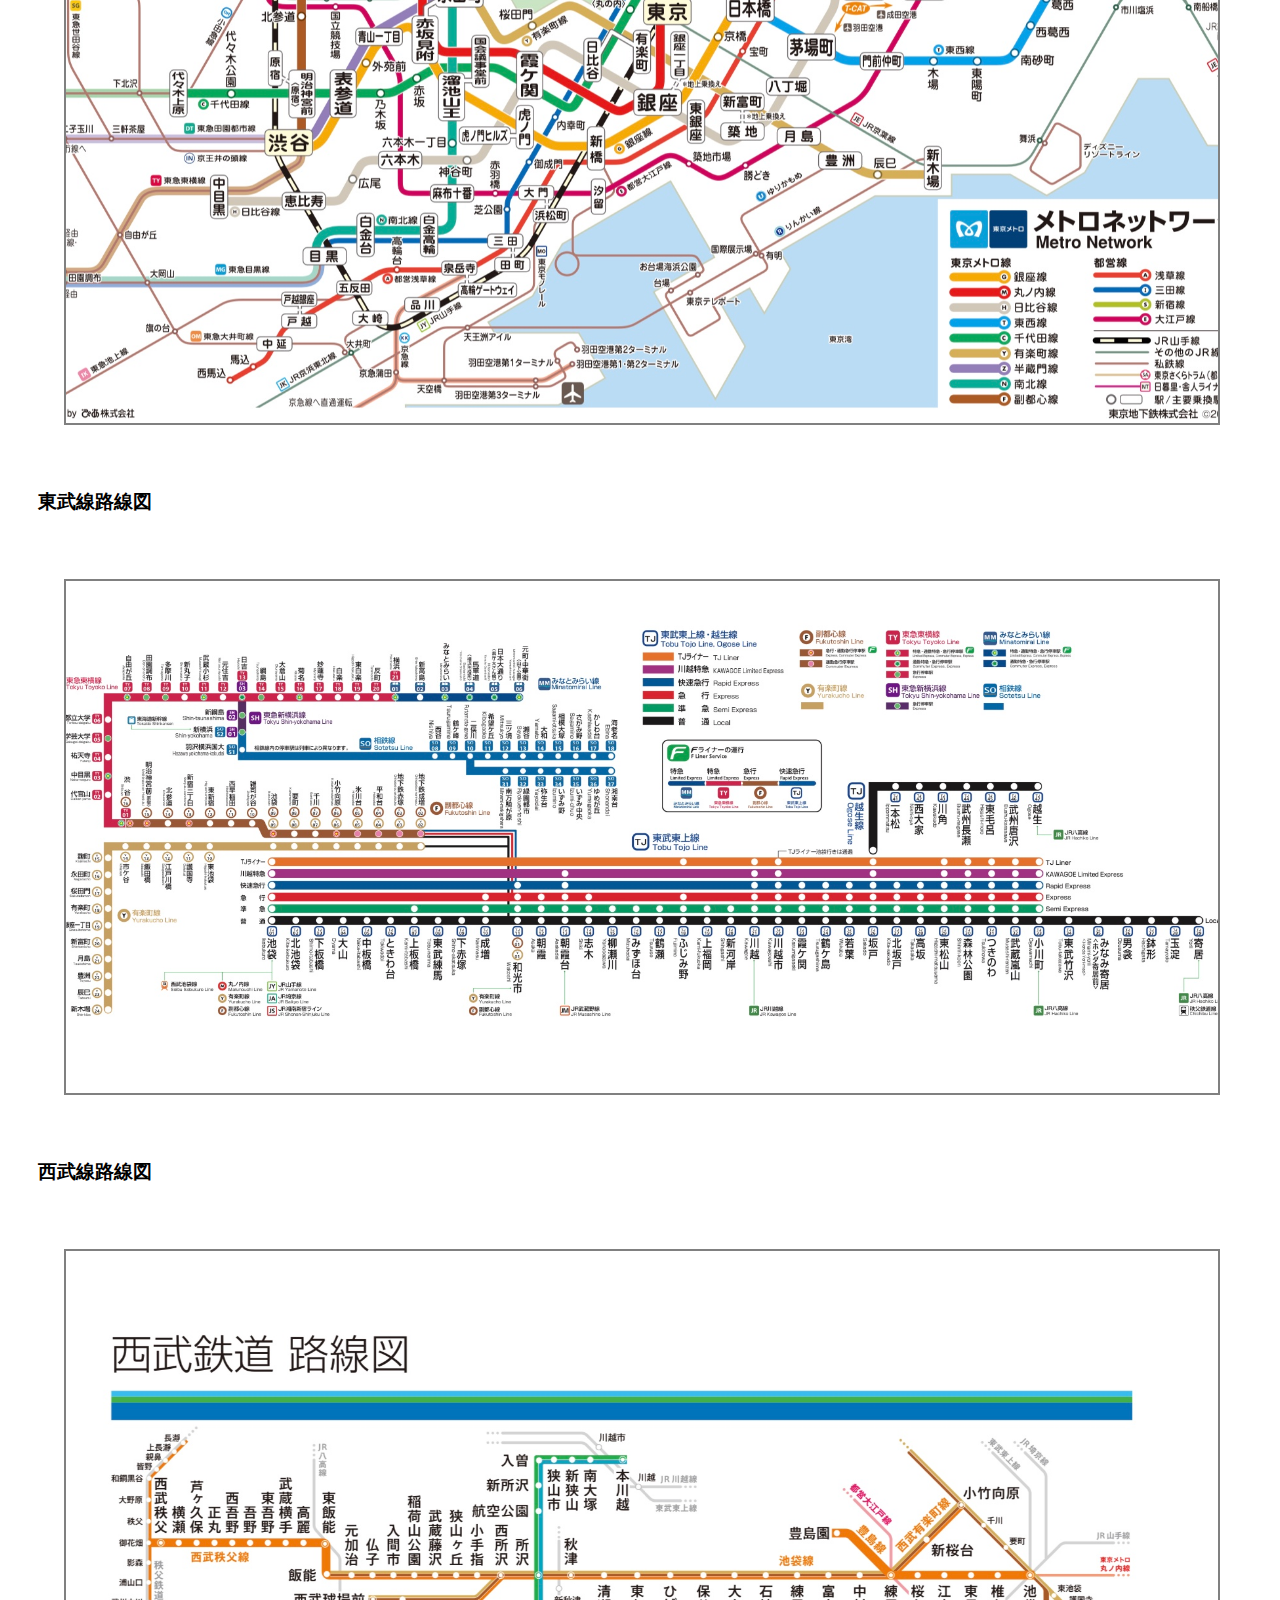
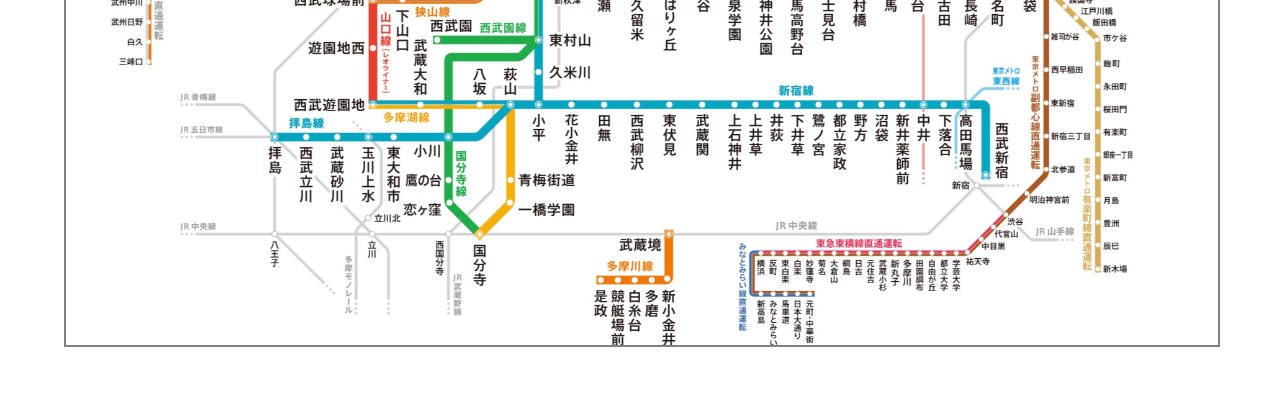
<file: map.html>
<!doctype html>
<html>

<head>
    <meta charset="UTF-8">
    <meta name="viewport" content="width=device-width" />
    <title>相鉄・東急直通線サイト</title>
    <link rel="apple-touch-icon" href="icon.PNG">
    <link rel="stylesheet" href="style.css">
    <link rel="stylesheet" href="map.css">
</head>

<body>
    <div class="header">
        <h1 class="text">相鉄・東急直通線サイト</h1>
    </div>

    <div class="section1">
        <div>
            <a href="rink.html">
            <h3 class="horizontal homes">ホーム</h3>
        </div>
        <div>
            <a href="time.html">
                <h3 class="horizontal time">時刻表</h3>
            </a>
        </div>
        <div>
                <h3 class="horizontal map">路線図</h3>
        </div>
        <div>
            <a href="app.html">
                <h3 class="horizontal app">アプリ</h3>
            </a>
        </div>
    </div>

    <h1>路線図</h1>

    <div class="card3">

        <h3>相鉄線路線図</h3>
        <a href="https://cdn.sotetsu.co.jp/media/2023/train/stations/download/route-map-download-230318detail.pdf">
            <p class="map1 soutetsu1"></p>
        </a>
        <h3>東急線・みなとみらい線路線図</h3>
        <a href="https://www.tokyu.co.jp/railway/common/pdf/rosen-japanese.pdf">
            <p class="map1 tokyu1"></p>
        </a>
        <h3>JR線路線図</h3>
        <a href="https://www.jreast.co.jp/map/pdf/map_tokyo.pdf">
            <p class="map1 jreast1"></p>
        </a>
        <h3>東京メトロ・都営地下鉄路線図</h3>
        <a href="https://www.tokyometro.jp/station/202006_kani_ja.pdf">
            <p class="map1 subway1"></p>
        </a>
        <h3>東武線路線図</h3>
        <a href="https://www.tobu.co.jp/pdf/guide/tobuTJstation_2.pdf?20230222">
            <p class="map1 tobu1"></p>
        </a>
        <h3>西武線路線図</h3>
        <a href="https://www.seiburailway.jp/railways/ad/routemap/pdf/seibu_mediaguide2018_p02.pdf">
            <p class="map1 seibu1"></p>
        </a>
    </div>
</body>

</html>
</file>
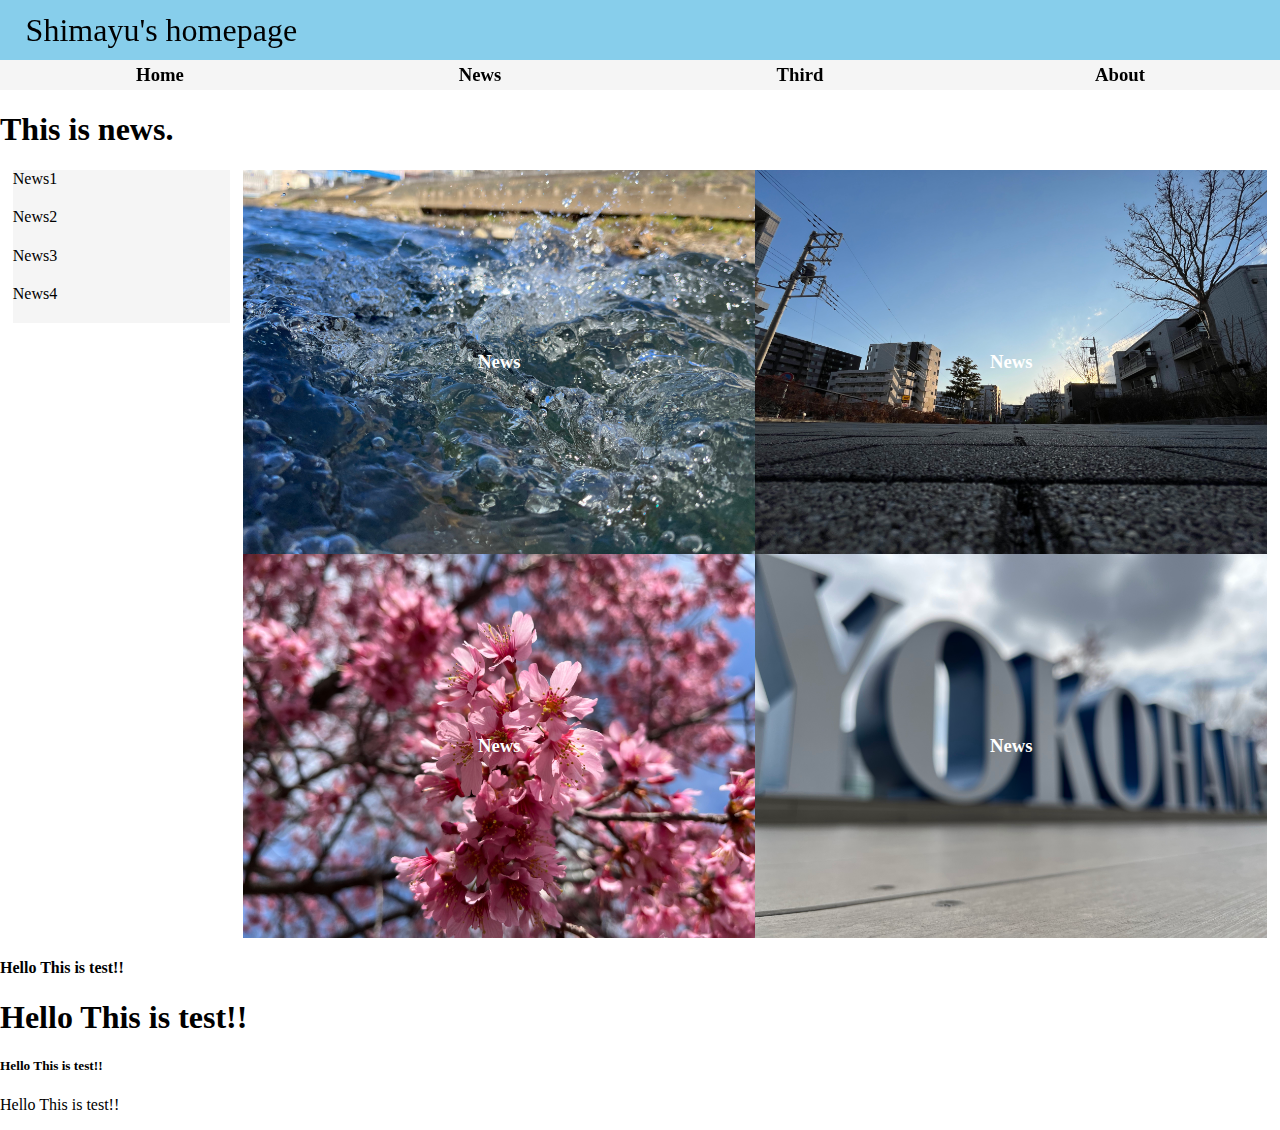
<file: news.html>
<!doctype html>
<html>

<head>
    <meta charset="UTF-8">
    <title>Shimayu's homepage</title>
    <meta name="viewport" content="width=device-width" />
    <link rel="stylesheet" href="style.css">
    <link rel="stylesheet" href="news.css">
</head>

<body>
    <div class="header-nav-wrapper">
        <div class="header">
            <h1 class="text">Shimayu's homepage</h1>
        </div>

        <div class="section1">
            <div>
                <a href="index.html">
                    <h3 class="horizontal home">Home</h3>
                </a>
            </div>
            <div>
                <h3 class="horizontal news">News</h3>
            </div>
            <div>
                <a href="third.html">
                    <h3 class="horizontal third">Third</h3>
                </a>
            </div>
            <div>
                <a href="about.html">
                    <h3 class="horizontal about">About</h3>
                </a>
            </div>
        </div>
    </div>

    <div class="main-wrapper">
        <h1>This is news.</h1>

        <div class="section2">
            <div class="submenu">
                <div>
                    <a href="news1.html">News1</a>
                </div>
                <div>
                    <a href="news2.html">News2</a>
                </div>
                <div>
                    <a href="news3.html">News3</a>
                </div>
                <div>
                    <a href="news4.html">News4</a>
                </div>
            </div>
            <div>
                <a href="news1.html">
                    <h3 class="base news1">News</h3>
                </a>
            </div>

            <div>
                <a href="news2.html">
                    <h3 class="base news2">News</h3>
                </a>
            </div>
        </div>

        <div class="section3">
            <div>
                <a href="news3.html">
                    <h3 class="base news3">News</h3>
                </a>
            </div>

            <div>
                <a href="news4.html">
                    <h3 class="base news4">News</h3>
                </a>
            </div>
        </div>

        <h4>Hello This is test!!</h4>
        <h1 class="specificated">Hello This is test!!</h1>

        <h5>Hello This is test!!</h5>

        <p>
            Hello This is test!!
        </p>
    </div>
</body>

</html>
</file>
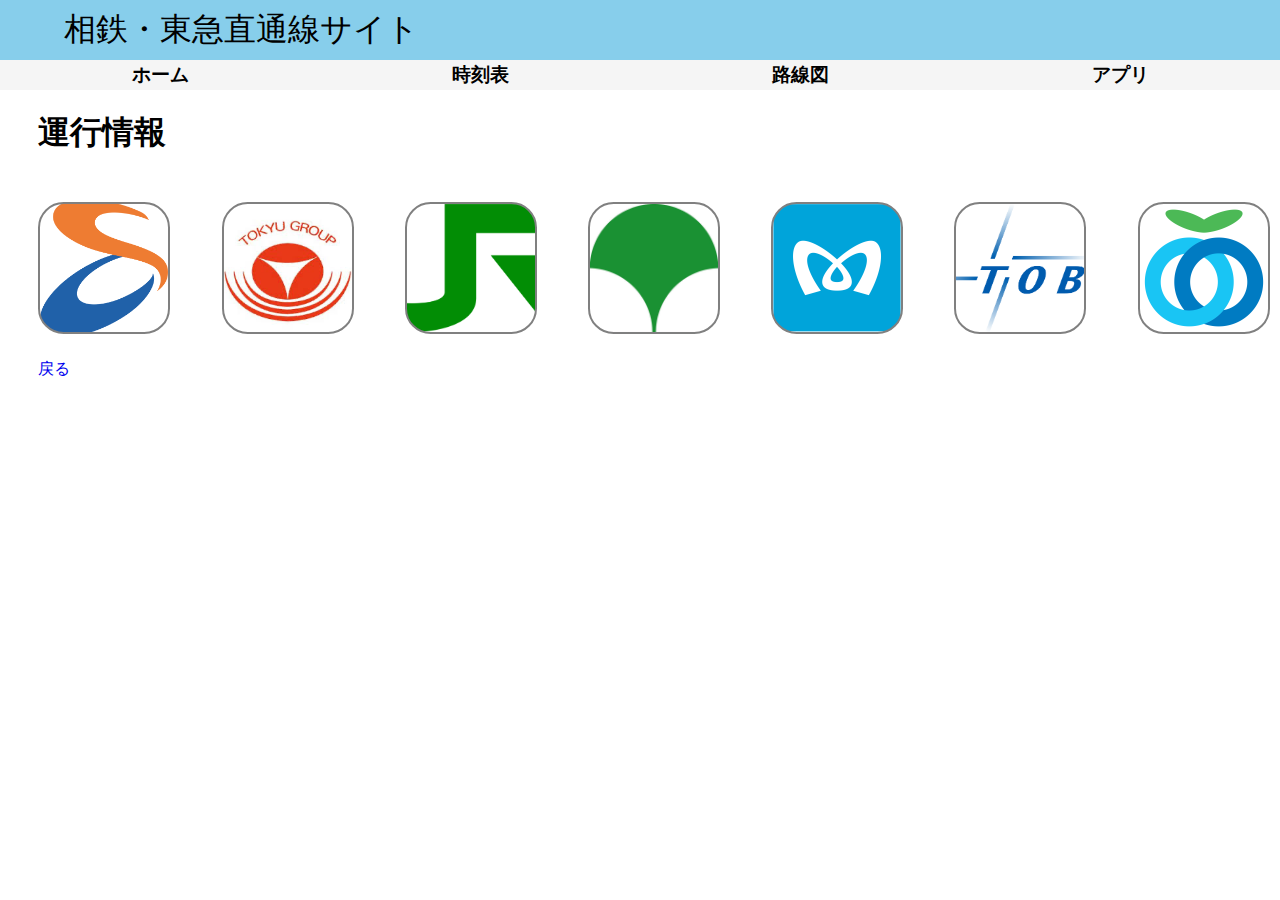
<file: rink.html>
<!doctype html>
<html>

<head>
    <meta charset="UTF-8">
    <meta name="viewport" content="width=device-width" />
    <title>相鉄・東急直通線サイト</title>
    <link rel="apple-touch-icon" href="icon.PNG">
    <link rel="stylesheet" href="style.css">
    <link rel="stylesheet" href="rink.css">
</head>

<body>
    <div class="header">
        <h1 class="text">相鉄・東急直通線サイト</h1>
    </div>

    <div class="section1">
        <div>
            <h3 class="horizontal homes">ホーム</h3>
        </div>
        <div>
            <a href="time.html">
                <h3 class="horizontal time">時刻表</h3>
            </a>
        </div>
        <div>
            <a href="map.html">
                <h3 class="horizontal map">路線図</h3>
            </a>
        </div>
        <div>
            <a href="app.html">
                <h3 class="horizontal app">アプリ</h3>
            </a>
        </div>
    </div>

    <h1>運行情報</h1>

    <div class="card3">
        <a href="https://www.sotetsu.co.jp/train/status/">
            <p class="new soutetsu"></p>
        </a>
        <a href="https://www.tokyu.co.jp/unten2/unten.html">
            <p class="new tokyu"></p>
        </a>
        <a href="https://traininfo.jreast.co.jp/train_info/kanto.aspx">
            <p class="new jreast"></p>
        </a>
        <a href="https://www.kotsu.metro.tokyo.jp/subway/schedule/">
            <p class="new tsubway"></p>
        </a>
        <a href="https://www.tokyometro.jp">
            <p class="new tmetro"></p>
        </a>
        <a href="https://www.tobu.co.jp/service_status/">
            <p class="new tobu"></p>
        </a>
        <a href="https://www.seiburailway.jp/railway/railwayinfo/">
            <p class="new seibu"></p>
        </a>
    </div>


    <a href="index.html">
        <p class="buck">戻る</p>
    </a>

    
</body>

</html>
</file>
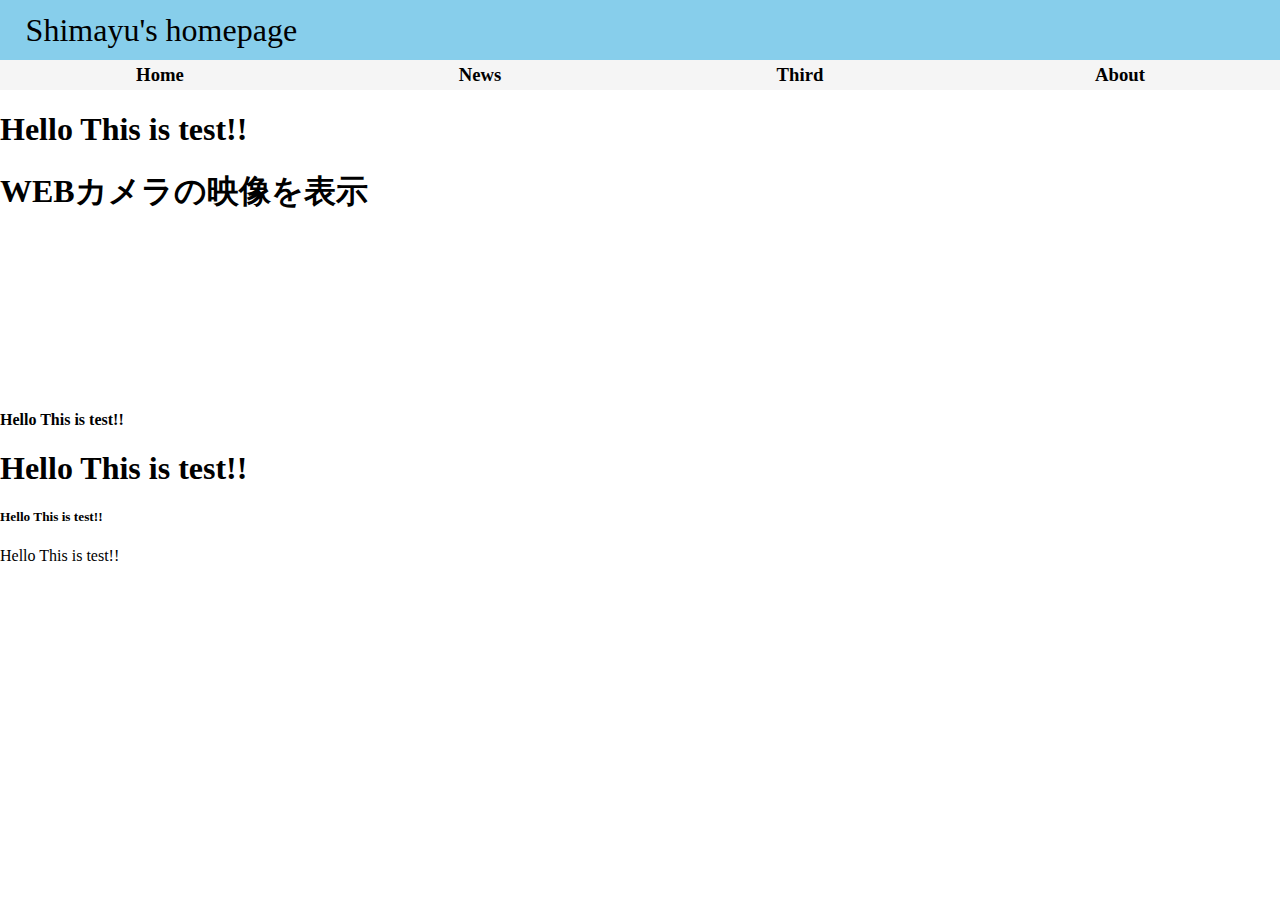
<file: third.html>
<!doctype html>
<html>

<head>
    <meta charset="UTF-8">
    <meta name="viewport" content="width=device-width"/>
    <title>Shimayu's homepage</title>
    <link rel="stylesheet" href="style.css">
    <link rel="stylesheet" href="third.css">
</head>

<body>
    <div class="header"> 
        <h1 class="text">Shimayu's homepage</h1>
    </div>

    <div class="section1">
        <div>
            <a href="index.html">
                <h3 class="horizontal home">Home</h3>
            </a>
        </div>
        <div>
            <a href="news.html">
                <h3 class="horizontal news">News</h3>
            </a> 
        </div>
        <div>
                <h3 class="horizontal third">Third</h3>
        </div>
        <div>
            <a href="about.html">
                <h3 class="horizontal about">About</h3>
            </a>
        </div>
    </div>

    <h1>Hello This is test!!</h1>

    <div>
        <h1>WEBカメラの映像を表示</h1>
        <div>
            <video id="video"></video>
        </div>
    </div>  
    <script>
        const video = document.getElementById("video")
        navigator.mediaDevices.getUserMedia({
            video: true,
            audio: false,
        }).then(stream => {
            video.srcObject = stream;
            video.play()
        }).catch(e => {
          console.log(e)
        })
    </script>

    <h4>Hello This is test!!</h4>
    <h1 class="specificated">Hello This is test!!</h1>

    <h5>Hello This is test!!</h5>

    <p>
        Hello This is test!!
    </p>

</body>

</html>
</file>
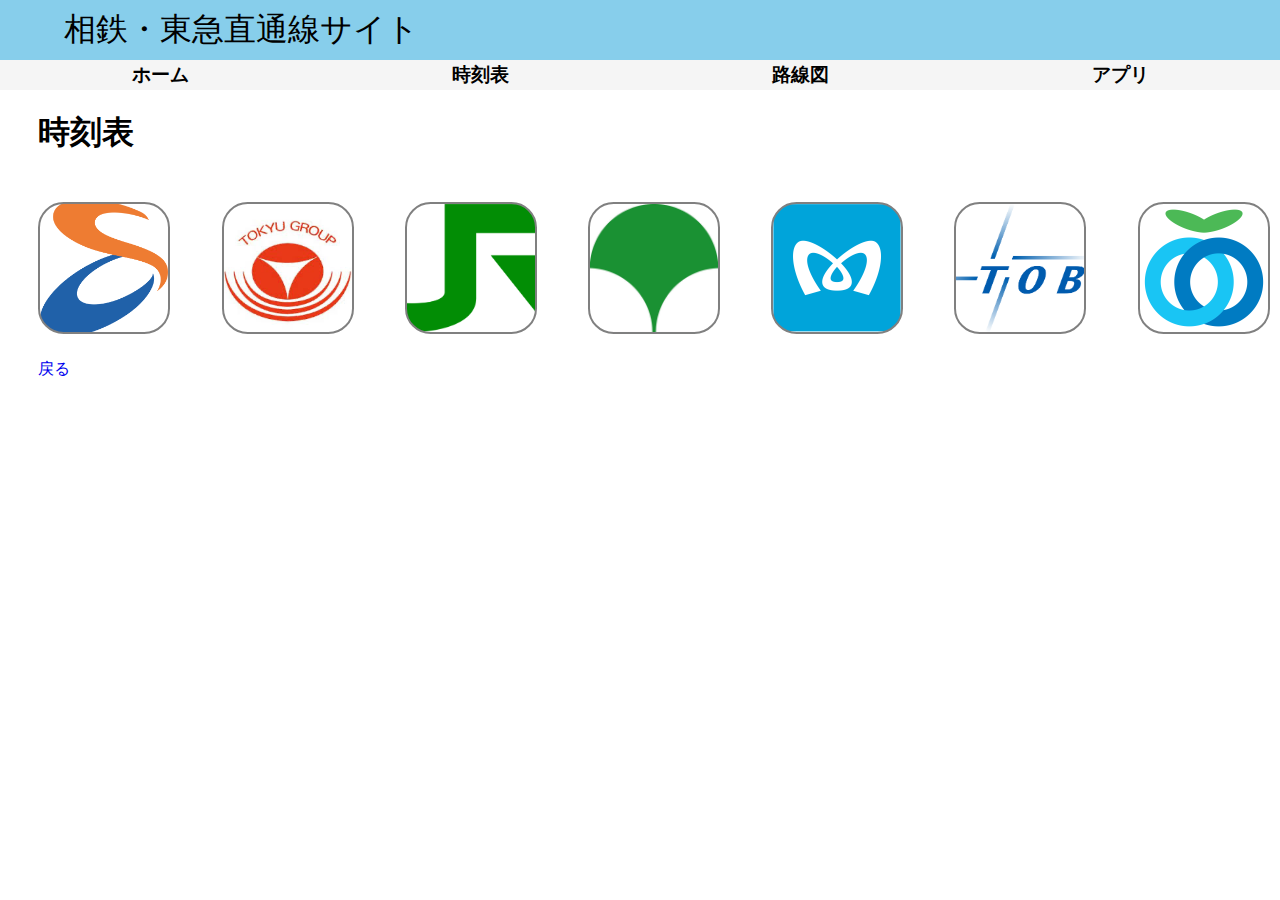
<file: time.html>
<!doctype html>
<html>

<head>
    <meta charset="UTF-8">
    <meta name="viewport" content="width=device-width" />
    <title>相鉄・東急直通線サイト</title>
    <link rel="apple-touch-icon" href="icon.PNG">
    <link rel="stylesheet" href="style.css">
    <link rel="stylesheet" href="time.css">
</head>

<body>
    <div class="header">
        <h1 class="text">相鉄・東急直通線サイト</h1>
    </div>

    <div class="section1">
        <div>
            <a href="rink.html">
                <h3 class="horizontal homes">ホーム</h3>
            </a>
        </div>
        <div>
            <a href="time.html">
                <h3 class="horizontal time">時刻表</h3>
            </a>
        </div>
        <div>
            <h3 class="horizontal map">路線図</h3>
        </div>
        <div>
            <a href="app.html">
                <h3 class="horizontal app">アプリ</h3>
            </a>
        </div>
    </div>

    <h1>時刻表</h1>

    <div class="card3">
        <a href="https://www.sotetsu.co.jp/train/stations/">
            <p class="new soutetsu"></p>
        </a>
        <a href="https://www.tokyu.co.jp/railway/timetable/">
            <p class="new tokyu"></p>
        </a>
        <a href="https://www.jreast-timetable.jp">
            <p class="new jreast"></p>
        </a>
        <a href="https://www.kotsu.metro.tokyo.jp/subway/timetable/">
            <p class="new tsubway"></p>
        </a>
        <a href="https://www.kotsu.metro.tokyo.jp/subway/schedule/">
            <p class="new tmetro"></p>
        </a>
        <a href="https://www.tobu.co.jp">
            <p class="new tobu"></p>
        </a>
        <a href="https://seibu.ekitan.com/norikae/pc/T1">
            <p class="new seibu"></p>
        </a>
    </div>


    <a href="index.html">
        <p class="buck">戻る</p>
    </a>


</body>

</html>
</file>
<file: style.css>
body {
    background: white;
    padding: 0;
    margin: 0;
}

.header-nav-wrapper {
    position: fixed;
    z-index: 10;
    left: 0;
    top: 0;
    width: 100vw;
}

.main-wrapper {
    position: absolute;
    z-index: 0;
    left: 0;
    top: 90px;
    width: 100vw;
}

.header {
    display: flex;
    background: skyblue;
    margin: 0;
    width:100vw;
    height: 60px;
    align-items: center; 
    justify-content: start;
}

.text{
    font-weight: 100;
    color: black;
    margin-left: 2vw;
}

.section1 {
    display: flex;
    justify-content: space-around;
    width: auto;
    height: auto;
    margin: 0;
}

a {
    text-decoration: none;
}

.horizontal {
    display: flex;
    width: 25vw;
    height: 30px;
    margin: 0;
    align-items: center;
    justify-content: center;
    flex: auto;
    color: black;
    background: whitesmoke;
}

.horizontal:hover {
    background: gray;
    color: whitesmoke;
}

.horizontal:visited {
    text-decoration: none;
}
</file>
<file: home.css>
.home:hover {
    background: whitesmoke;
    color: black;
}

.section2{
    display: flex;
    justify-content: space-around;
    width: auto;
    height:auto;
    margin: 0;
}

main {}
.card1 {
    width: 46vw;
}

.card2 {
    width: 46vw;
}

@media screen and (max-width: 800px) {
    .section2{
        flex-flow: column;
    }

    .card1 {
        width: 94vw;
    }
    
    .card2 {
        width: 94vw;
    }
}

.card1 {
    display: flex;
    border: 1px solid gray;
    border-radius: 1vw;
    background-color: whitesmoke;
    margin: 3vw;
}

.title1 {
    display: flex;
    padding-top: 20px;
    padding: 1vw;
    flex: auto;
}

.massage1 {
    display: flex;
    align-items: center;
    padding: 1vw;
    padding-right: 1vw;
}

.card2 {
    display: flex;
    border: 1px solid gray;
    border-radius: 1vw;
    background-color: whitesmoke;
    margin: 3vw;
}

.title2 {
    display: flex;
    padding-top: 20px;
    padding: 1vw;
    flex: auto;
}

.massage2 {
    display: flex;
    align-items: center;
    padding: 1vw;
    padding-right: 1vw;
}
</file>
<file: app.css>
.app:hover {
    background: whitesmoke;
    color: black;
}

main {}

.card3 {
    display: flex;
}


.new {
    width: 10vw;
    height: 10vw;
    border-radius: 2vw;
    border: 2px solid gray;
    margin: 2vw;
}

.card3 {
    width: 80vw;
    height: 13vw;
    padding-left: 1vw;
}

@media screen and (max-width: 800px) {
    .card3 {
        display: flex;
        flex-flow: column;
    }

    .card3 {
        width: 50vw;
        height: 490vw;
        padding-left: 15vw;
    }

    .new {
        width: 50vw;
        height: 50vw;
        border-radius: 10vw;
        border: 2px solid gray;
        margin: 10vw;
    }
}

.new:hover {
    animation-duration: 0.3s;
    color: black;
    opacity: 0.5;
    background-color: whitesmoke;
}

.soutetsu {
    background: url(sotetsu.PNG);
    background-position: center;
    background-size: cover;
}

.tokyu {
    background: url(tokyu.PNG);
    background-position: center;
    background-size: cover;
}

.jreast {
    background: url(jreast.PNG);
    background-position: center;
    background-size: cover;
}

.tsubway {
    background: url(tsubway.JPG);
    background-position: center;
    background-size: cover;
}

.tmetro {
    background: url(tmetro.PNG);
    background-position: center;
    background-size: cover;
}

.tobu {
    background: url(tobu.PNG);
    background-position: center;
    background-size: cover;
}

.seibu {
    background: url(seibu.PNG);
    background-position: center;
    background-size: cover;
}

.buck,
h1 {
    padding-left: 3vw;
}
</file>
<file: E231_0.css>
.Moji1 {
    padding: 20px;
    padding-left: 5vw;
    color: blue;
}

table {
    padding-left: 5vw;
}

.Midashi {
    border-spacing: 8vw;
    border-collapse: collapse;
  }

.picture {
    height: 8.1vw;
    position: sticky;
    top: 90px;
    z-index: 1;
    background-color: skyblue;
}

.number {
    height: 3vw;
    background-color: whitesmoke;
    position: sticky;
    top: 200px;
    z-index: 1;
}

td {
    height: 3vw;
}

th, td {
    width: 9vw;
}

.nu {
    width: 2vw
}

.E231_0_1 { 
    background: url(E231_0_1.PNG);
    background-position: center;
    background-size: cover;
    background-color: skyblue;
    width: 9vw;
}

.E231_0_2 { 
    background: url(E231_0_2.PNG);
    background-position: center;
    background-size: cover;
    background-color: skyblue;
    width: 9vw;
}

.E231_0_3 { 
    background: url(E231_0_3.PNG);
    background-position: center;
    background-size: cover;
    background-color: skyblue;
    width: 9vw;
}

.E231_0_4 {
    background: url(E231_0_4.PNG);
    background-position: center;
    background-size: cover;
    background-color: skyblue;
    width: 9vw;
}

.E231_0_5 {
    background: url(E231_0_5.PNG);
    background-position: center;
    background-size: cover;
    background-color: skyblue;
    width: 9vw;
}
</file>
<file: E235_0.css>
.Moji1 {
    padding: 20px;
    padding-left: 5vw;
    color: greenyellow;
}

table {
    padding-left: 5vw;
}

.Midashi {
    border-spacing: 8vw;
    border-collapse: collapse;
  }

.picture {
    height: 7.2vw;
    position: sticky;
    top: 90px;
    z-index: 1;
    background-color: skyblue;
}

.number {
    height: 3vw;
    background-color: whitesmoke;
    position: sticky;
    top: 200px;
    z-index: 1;
}

td {
    height: 3vw;
}

th, td {
    width: 8vw;
    background-color: aliceblue;
}

.nu {
    width: 2vw
}

.E235_0_1 { 
    background: url(E235_0_1.PNG);
    background-position: center;
    background-size: cover;
    background-color: skyblue;
    width: 8vw;
}

.E235_0_2 { 
    background: url(E235_0_2.PNG);
    background-position: center;
    background-size: cover;
    background-color: skyblue;
    width: 8vw;
}

.E235_0_3 { 
    background: url(E235_0_3.PNG);
    background-position: center;
    background-size: cover;
    background-color: skyblue;
    width: 8vw;
}

.E235_0_4 { 
    background: url(E235_0_4.PNG);
    background-position: center;
    background-size: cover;
    background-color: skyblue;
    width: 8vw;
}

.E235_0_5 { 
    background: url(E235_0_5.PNG);
    background-position: center;
    background-size: cover;
    background-color: skyblue;
    width: 8.2vw;
}

.E235_0_6 { 
    background: url(E235_0_6.PNG);
    background-position: center;
    background-size: cover;
    background-color: skyblue;
    width: 8vw;
}

.E235_0_7 { 
    background: url(E235_0_7.PNG);
    background-position: center;
    background-size: cover;
    background-color: skyblue;
    width: 8vw;
}
</file>
<file: E235_1000.css>
.Moji1 {
    padding: 20px;
    padding-left: 5vw;
    color: blue;
}

table {
    padding-left: 5vw;
}

.Midashi {
    border-spacing: 8vw;
    border-collapse: collapse;
  }

.picture {
    height: 7.2vw;
    position: sticky;
    top: 90px;
    z-index: 1;
    background-color: skyblue;
}

.number {
    height: 3vw;
    background-color: whitesmoke;
    position: sticky;
    top: 200px;
    z-index: 1;
}

td {
    height: 3vw;
}

th, td {
    width: 8vw;
    background-color: aliceblue;
}

.nu {
    width: 2vw
}

.E235_1000_1 { 
    background: url(E235_1000_1.PNG);
    background-position: center;
    background-size: cover;
    background-color: skyblue;
    width: 8vw;
}

.E235_1000_2 { 
    background: url(E235_1000_2.PNG);
    background-position: center;
    background-size: cover;
    background-color: skyblue;
    width: 8vw;
}

.E235_1000_3 { 
    background: url(E235_1000_3.PNG);
    background-position: center;
    background-size: cover;
    background-color: skyblue;
    width: 8vw;
}

.E235_1000_4 { 
    width: 8.2vw;
    background: url(E235_1000_4.PNG);
    background-position: center;
    background-size: cover;
    background-color: skyblue;
    width: 8.2vw;
}

.E235_1000_5 { 
    width: 8.2vw;
    background: url(E235_1000_5.PNG);
    background-position: center;
    background-size: cover;
    background-color: skyblue;
    width: 8.2vw;
}

.E235_1000_6 { 
    background: url(E235_1000_6.PNG);
    background-position: center;
    background-size: cover;
    background-color: skyblue;
    width: 8vw;
}

.E235_1000_7 { 
    background: url(E235_1000_7.PNG);
    background-position: center;
    background-size: cover;
    background-color: skyblue;
    width: 8vw;
}

.E235_1000_8 { 
    background: url(E235_1000_8.PNG);
    background-position: center;
    background-size: cover;
    background-color: skyblue;
    width: 8vw;
}

.E235_1000_9 { 
    background: url(E235_1000_9.PNG);
    background-position: center;
    background-size: cover;
    background-color: skyblue;
    width: 8vw;
}
</file>
<file: map.css>
.map:hover {
    background: whitesmoke;
    color: black;
}

.card1{
    width: 90vw;
    height: 331vw;
}

.map1{
    border: 2px solid gray;
    padding-left: 10vw;
    margin: 5vw;
}

.soutetsu1 {
    background-image: url(sotetsu_map.PNG);
    width: 80vw;
    height: 30vw;
    background-position: center;
    background-size: cover;
}

.tokyu1 {
    background-image: url(tokyu_map.jpg);
    width: 80vw;
    height: 65vw;
    background-position: center;
    background-size: cover;
}

.jreast1 {
    background-image: url(jreast_map.jpg);
    width: 80vw;
    height: 60vw;
    background-position: center;
    background-size: cover;
}

.subway1 {
    background-image: url(subway_map.jpg);
    width: 80vw;
    height: 70vw;
    background-position: center;
    background-size: cover;
}

.seibu1 {
    background-image: url(seibu_map.jpg);
    width: 80vw;
    height: 54.2vw;
    background-position: center;
    background-size: cover;
}

.tobu1 {
    background-image: url(tobu_map.jpg);
    width: 80vw;
    height: 40vw;
    background-position: center;
    background-size: cover;
}


.map1:hover {
    animation-duration: 0.3s;
    color: black;
    opacity: 0.5;
    background-color: whitesmoke;
}

h1, h3 {
    padding-left: 3vw;
}
</file>
<file: news.css>
.news:hover {
    background: whitesmoke;
    color: black;
}

main {}
.submenu {
    height: 12vw;
    width: 17vw;
}

.submenu div {
    height: 3vw;
    width: 17vw;
}

.base {
    display: flex;
    width: 40vw;
    height: 30vw;
    margin: 0;
    align-items: center;
    justify-content: center;
    flex: auto;
    color: white;
}

.section2 {
    width: 100vw;
    height: 30vw;
}

.section3 {
    width: 80vw;
    height: 30vw;
    padding-left: 19vw;
}

.base:hover {
    width: 40vw;
}

@media screen and (max-width: 800px) {
    .section2 .submenu {
        display: none;
    }

    .submenu {
        height: 40vw;
        width: 24vw;
    }

    .submenu div {
        height: 10vw;
        width: 24vw;
    }

    .base {
        display: flex;
        width: 96vw;
        height: 54vw;
        margin: 0;
        align-items: center;
        justify-content: center;
        flex: auto;
        color: white;
    }

    .section2 {
        flex-flow: column;
        width: 96vw;
        height: 108vw;
        padding-left: 2vw;
    }

    .section3 {
        flex-flow: column;
        width: 96vw;
        height: 108vw;
        padding-left: 2vw;
    }

    .base:hover {
        width: 96vw;
    }
}

.submenu {
    display: flexbox;
    padding-left: 1vw;
    padding-right: 1vw;
}

.submenu div {
    display: flexbox;
    list-style: none;
    margin: 0;
    padding: 0;
    background-color: whitesmoke;
}

.submenu div:last-child {
    border-bottom: none;
}

.submenu div:hover {
    background-color: beige;
}

.submenu div a {
    display: flexbox;
    align-items: center;
    justify-content: center;
    padding: 0;
    height: 10vw;
    text-decoration: none;
    color: black;
}

.base {
    display: flex;
    margin: 0;
    align-items: center;
    justify-content: center;
    flex: auto;
    color: white;
}

.section2 {
    display: flex;
    margin: 0;
}

.section3 {
    display: flex;
    margin: 0;
}

.news1 {
    background: url(news1.HEIC);
    background-position: center;
    background-size: cover;
}

.news2 {
    background: url(news2.HEIC);
    background-position: center;
    background-size: cover;
}

.news3 {
    background: url(news3.HEIC);
    background-position: center;
    background-size: cover;
}

.news4 {
    background: url(news4.HEIC);
    background-position: center;
    background-size: cover;
}

.base {
    animation-name: animation1;
    animation-duration: 0.3s;
}

@keyframes animation1 {
    0% {
        opacity: 0.5;
        border-radius: 3vw;
    }

    100% {
        opacity: 1;
        border-radius: 0;
    }
}

.base:hover {
    animation-name: animation;
    animation-duration: 0.3s;
    opacity: 0.5;
    color: black;
    border-radius: 3vw;
    background-color: whitesmoke;
}

@keyframes animation {
    0% {
        opacity: 1;
        border-radius: 0;
    }

    100% {
        opacity: 0.5;
        border-radius: 3vw;
    }
}

.news1:hover {
    background: url(news1.HEIC);
    background-position: center;
    background-size: cover;
}

.news2:hover {
    background: url(news2.HEIC);
    background-position: center;
    background-size: cover;
}

.news3:hover {
    background: url(news3.HEIC);
    background-position: center;
    background-size: cover;
}

.news4:hover {
    background: url(news4.HEIC);
    background-position: center;
    background-size: cover;
}
</file>
<file: rink.css>
.home:hover {
    background: whitesmoke;
    color: black;
}

.section2{
    display: flex;
    justify-content: space-around;
    width: auto;
    height:auto;
    margin: 0;
}

.card3{
    display: flex;
    width: 80vw;
    height: 13vw;
    padding-left: 1vw;
}

.new{
    width: 10vw;
    height: 10vw;
    border-radius: 2vw;
    border: 2px solid gray;
    margin: 2vw;
}

.soutetsu{
    background: url(sotetsu.PNG);
    background-position: center;
    background-size: cover;
}

.tokyu {
    background: url(tokyu.PNG);
    background-position: center;
    background-size: cover;
}

.jreast{
    background: url(jreast.PNG);
    background-position: center;
    background-size: cover;
}

.tsubway {
    background: url(tsubway.JPG);
    background-position: center;
    background-size: cover;
}

.tmetro{
    background: url(tmetro.PNG);
    background-position: center;
    background-size: cover;
}

.tobu{
    background: url(tobu.PNG);
    background-position: center;
    background-size: cover;
}

.seibu{
    background: url(seibu.PNG);
    background-position: center;
    background-size: cover;
}

.buck,h1 {
    padding-left: 3vw;
}
</file>
<file: third.css>
.third:hover {
    background: whitesmoke;
    color: black;
}
</file>
<file: time.css>
.time:hover {
    background: whitesmoke;
    color: black;
}

main {}

.card3 {
    display: flex;
}


.new {
    width: 10vw;
    height: 10vw;
    border-radius: 2vw;
    border: 2px solid gray;
    margin: 2vw;
}

.card3 {
    width: 80vw;
    height: 13vw;
    padding-left: 1vw;
}

@media screen and (max-width: 800px) {
    .card3 {
        display: flex;
        flex-flow: column;
    }

    .card3 {
        width: 50vw;
        height: 490vw;
        padding-left: 15vw;
    }

    .new {
        width: 50vw;
        height: 50vw;
        border-radius: 10vw;
        border: 2px solid gray;
        margin: 10vw;
    }
}

.new:hover {
    animation-duration: 0.3s;
    color: black;
    opacity: 0.5;
    background-color: whitesmoke;
}

.new:hover {
    animation-duration: 0.3s;
    color: black;
    opacity: 0.5;
    background-color: whitesmoke;
}

.soutetsu{
    background: url(sotetsu.PNG);
    background-position: center;
    background-size: cover;
}

.tokyu {
    background: url(tokyu.PNG);
    background-position: center;
    background-size: cover;
}

.jreast{
    background: url(jreast.PNG);
    background-position: center;
    background-size: cover;
}

.tsubway {
    background: url(tsubway.JPG);
    background-position: center;
    background-size: cover;
}

.tmetro{
    background: url(tmetro.PNG);
    background-position: center;
    background-size: cover;
}

.tobu{
    background: url(tobu.PNG);
    background-position: center;
    background-size: cover;
}

.seibu{
    background: url(seibu.PNG);
    background-position: center;
    background-size: cover;
}

.buck,h1 {
    padding-left: 3vw;
}
</file>
